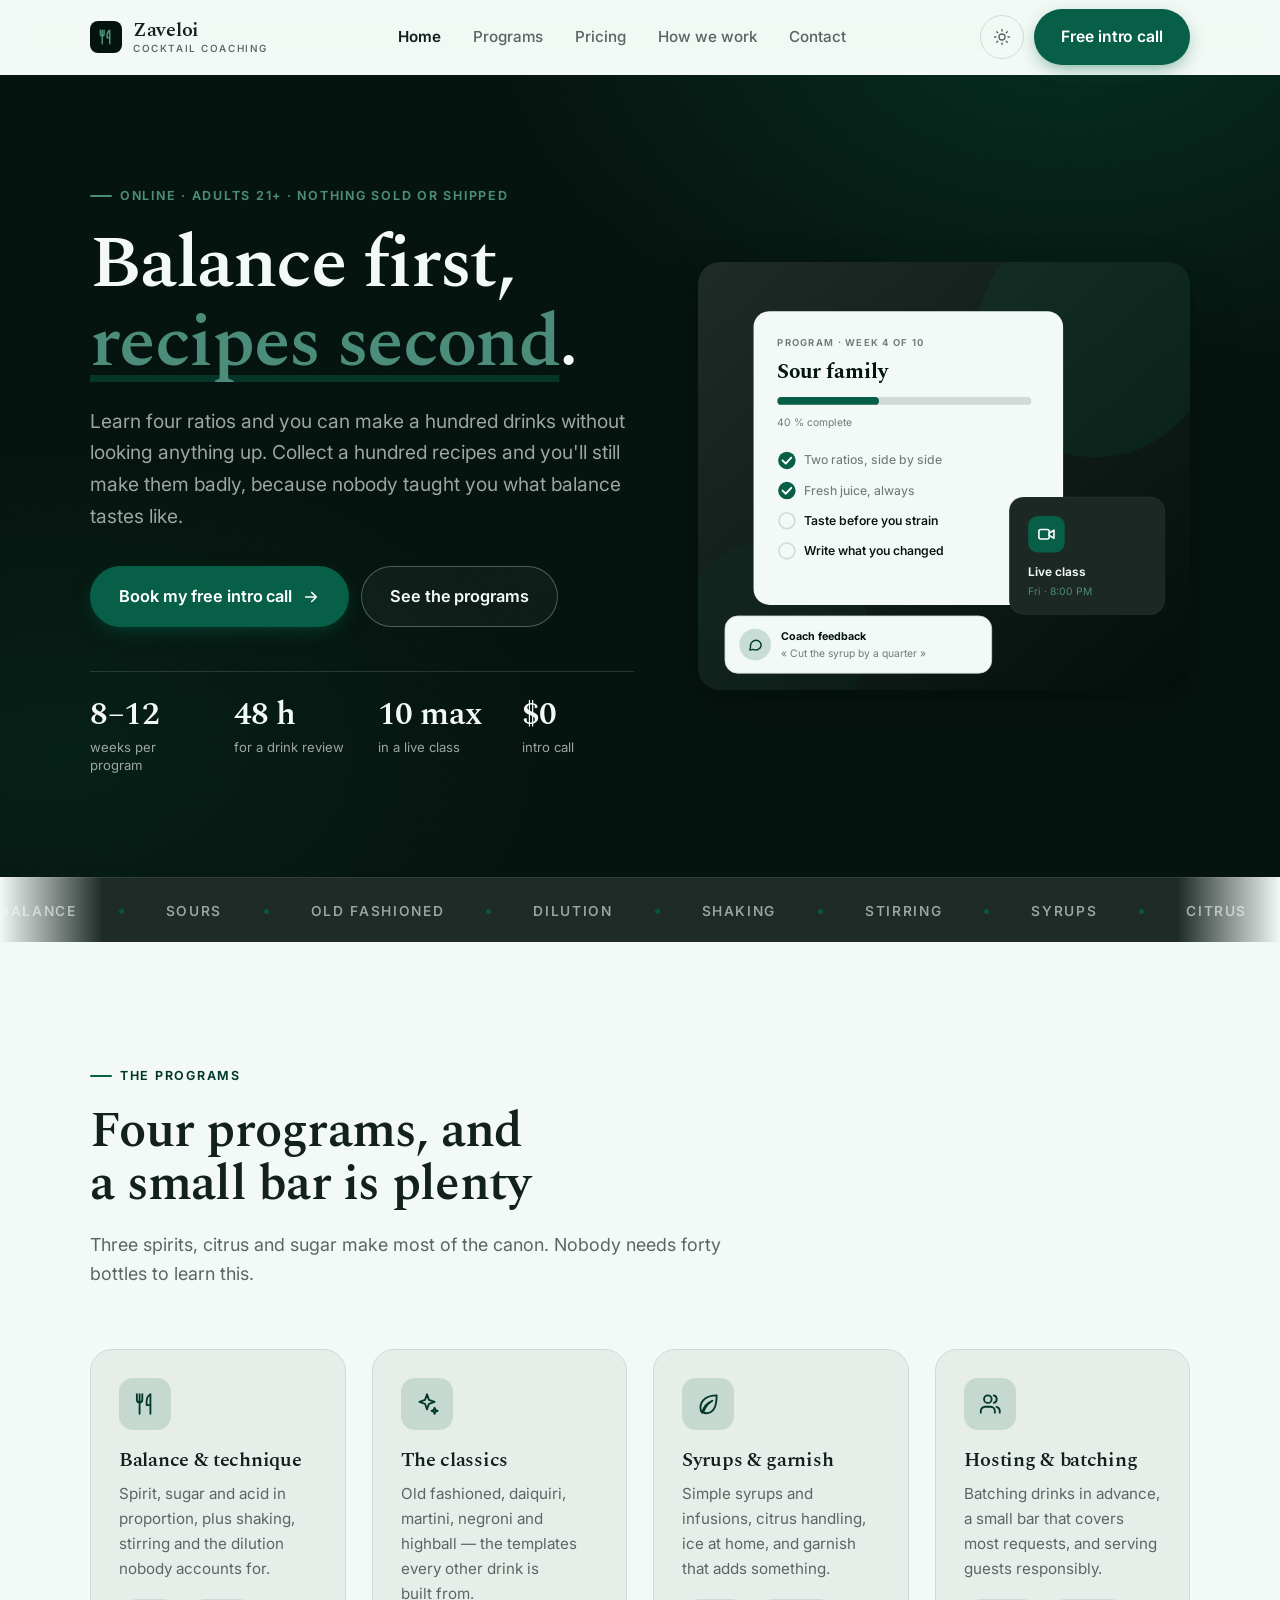
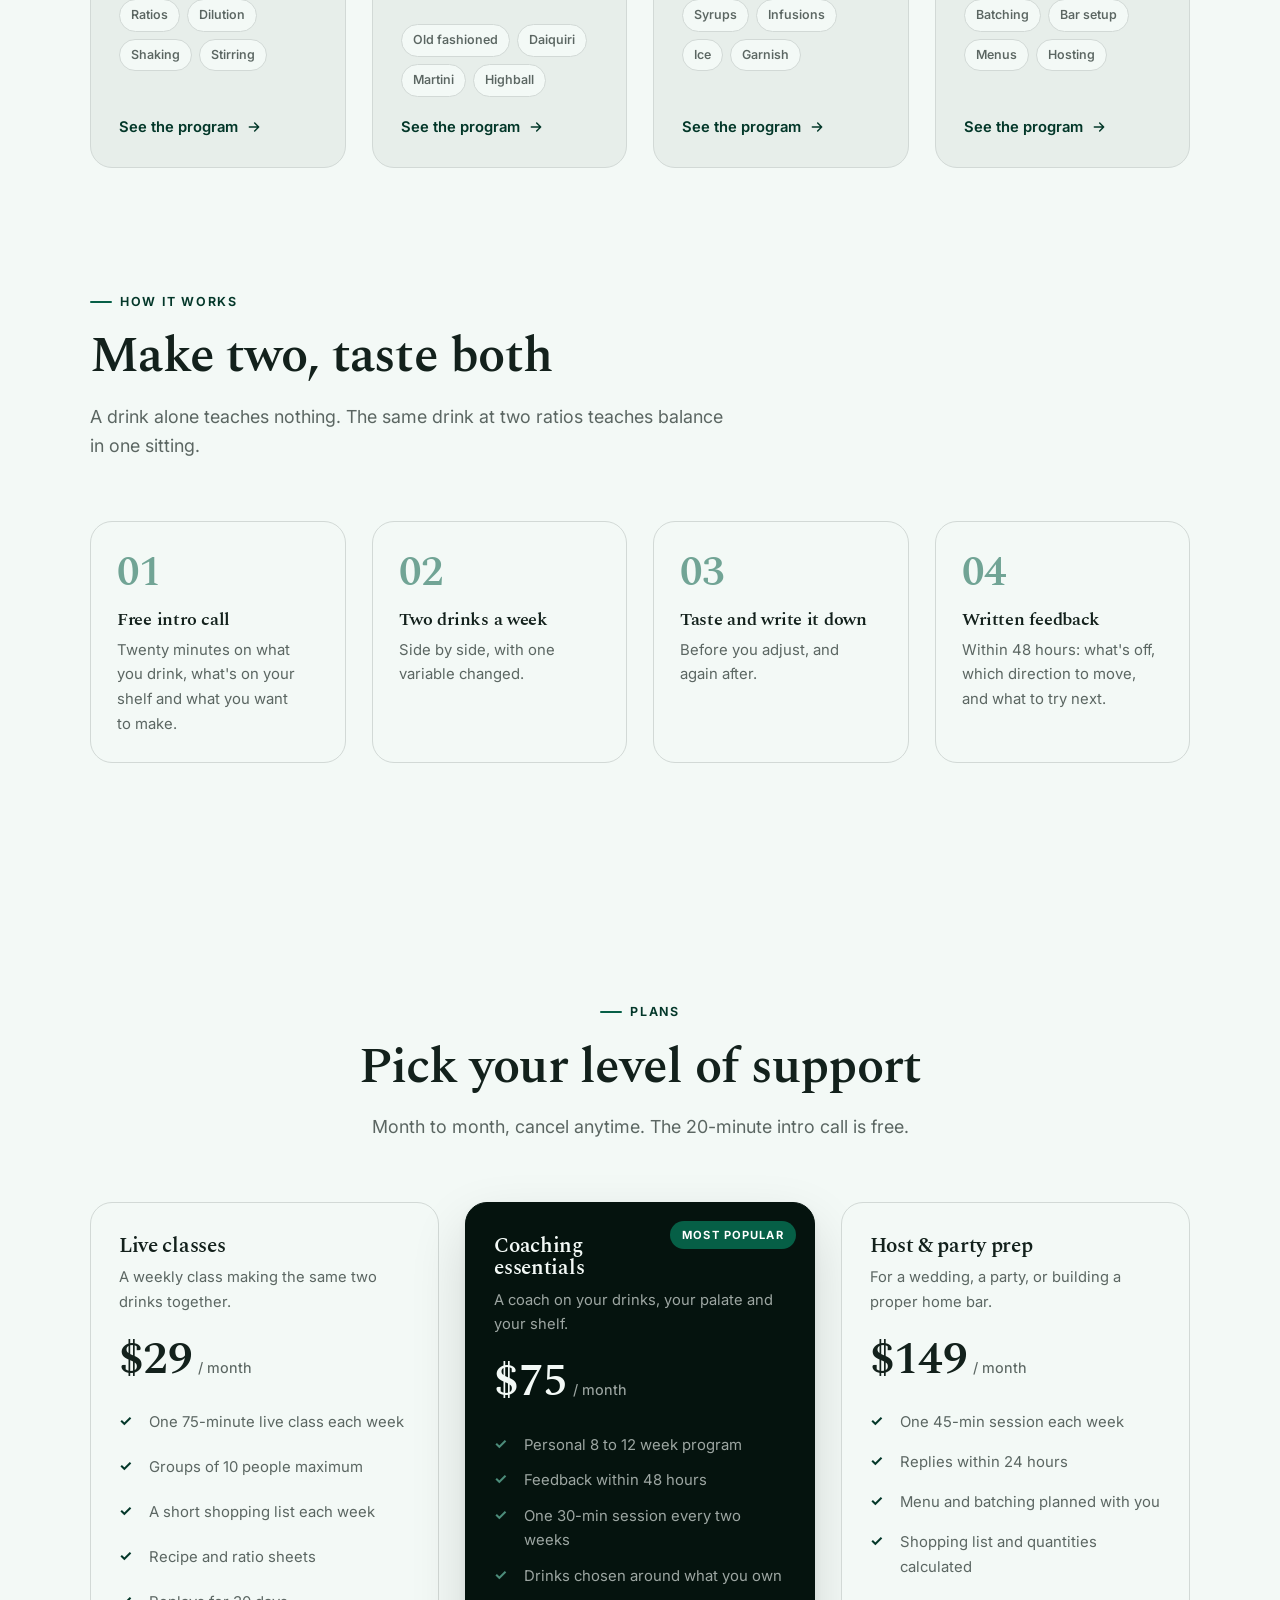
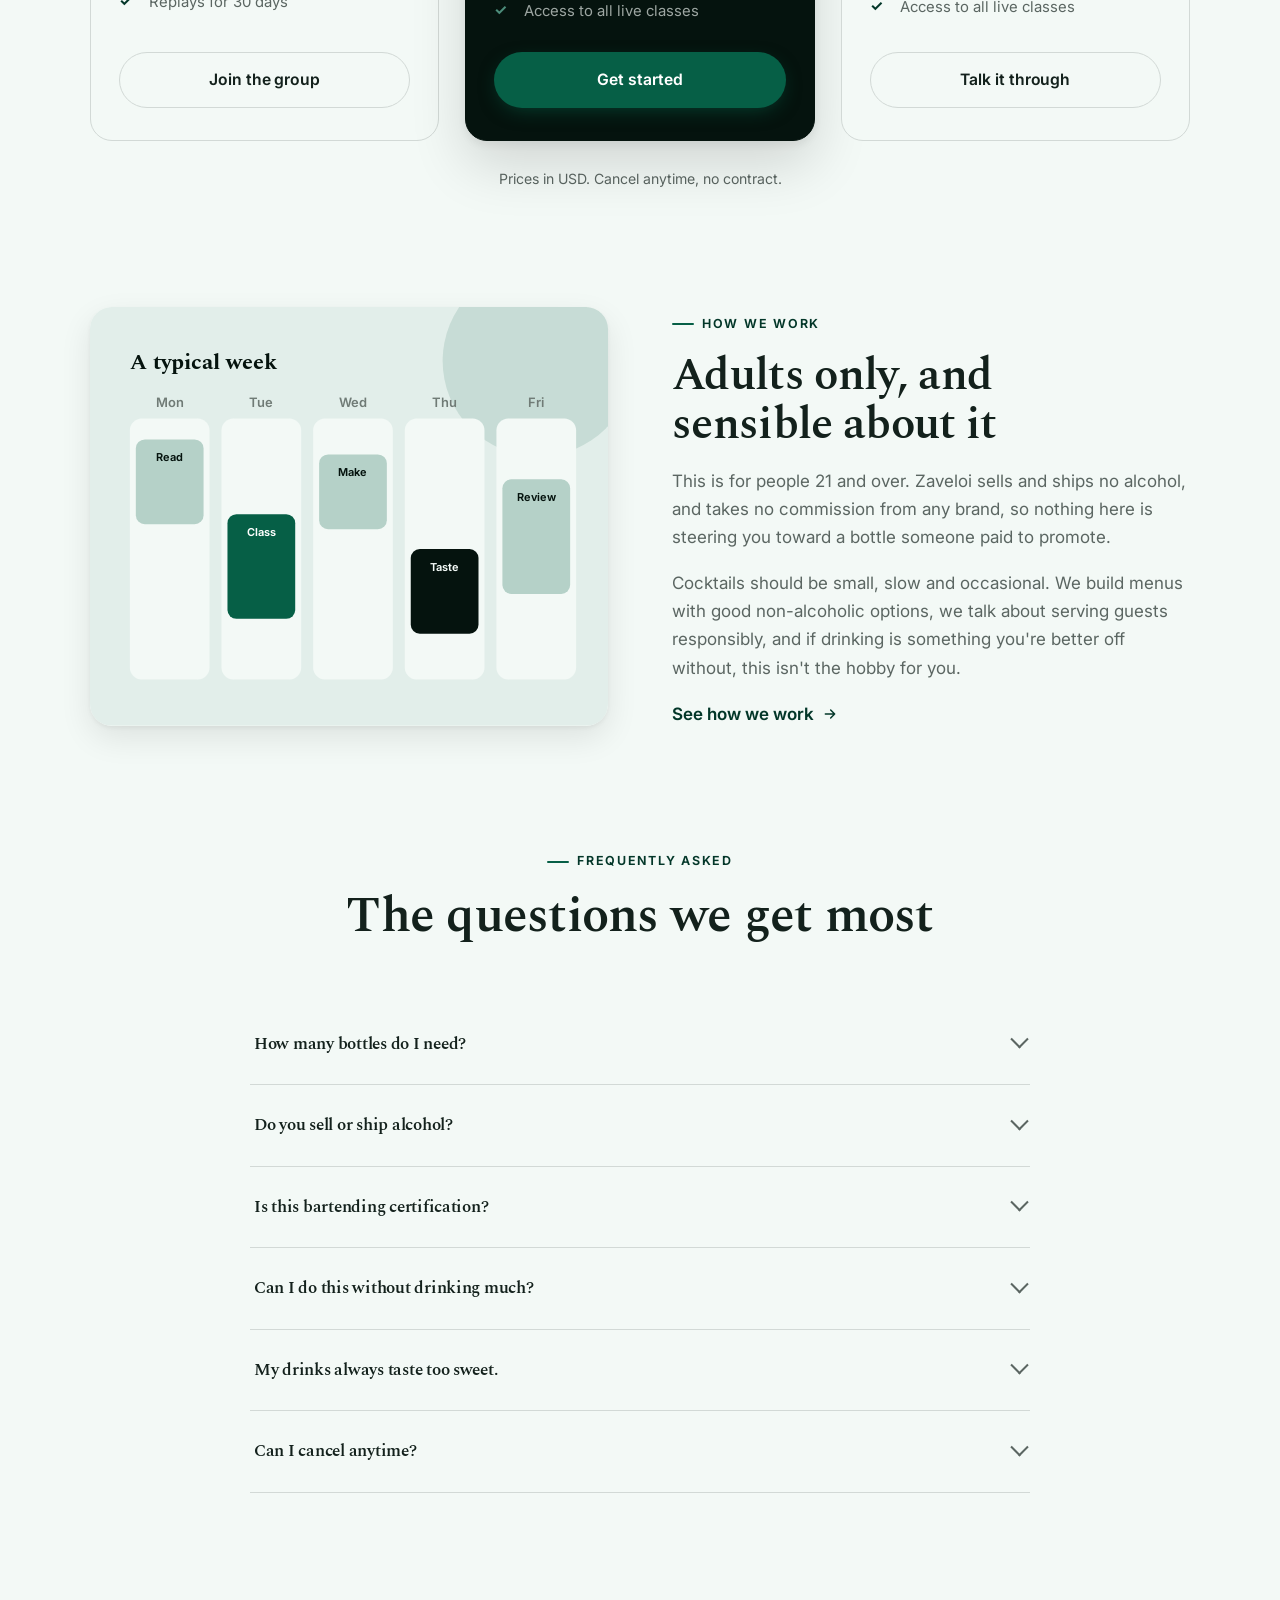
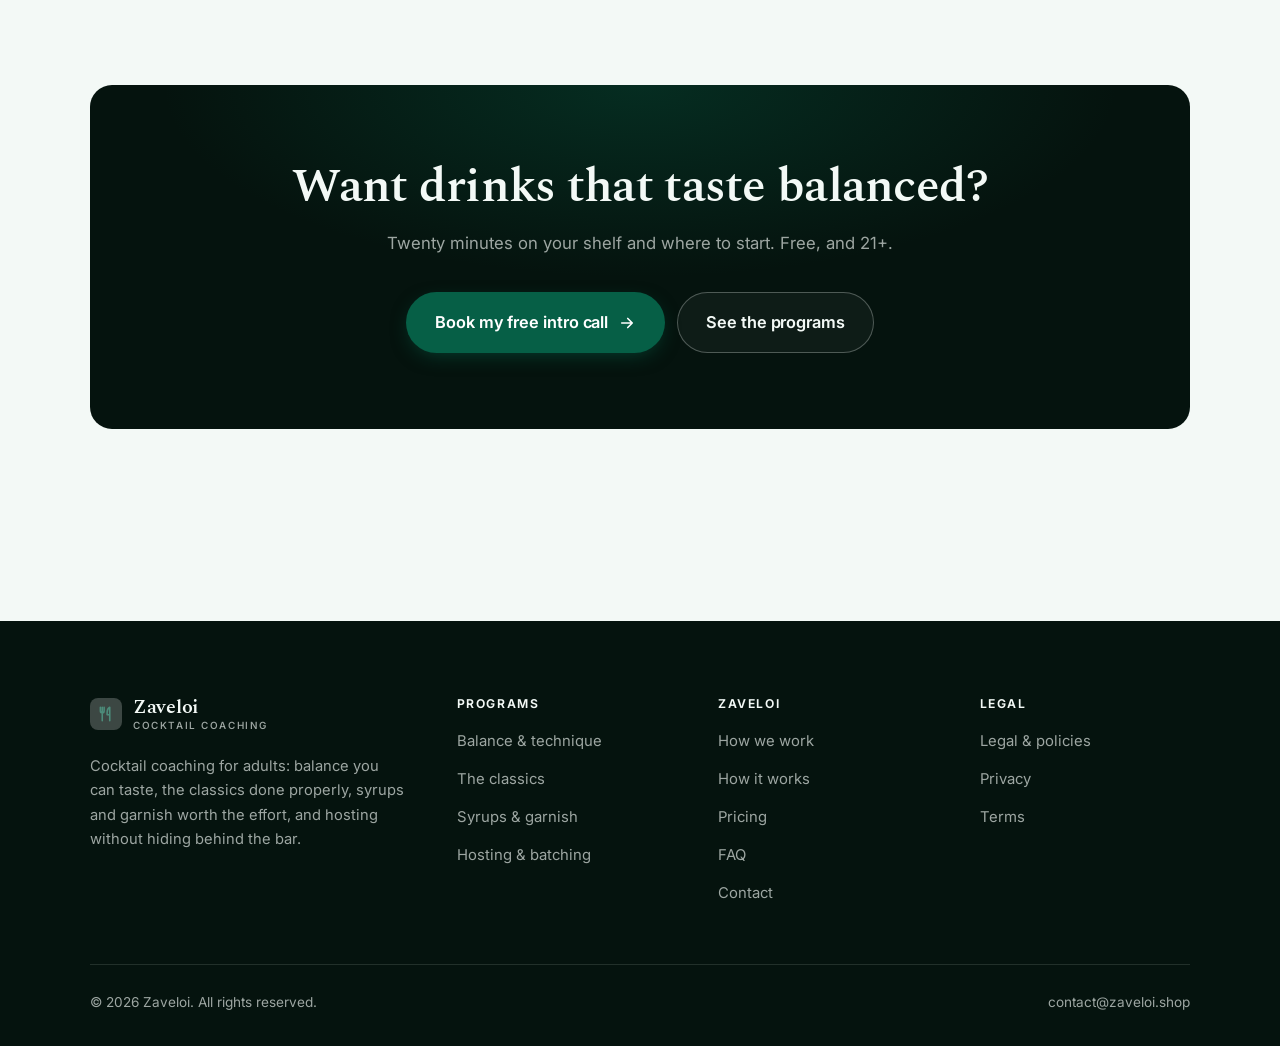
<file: index.html>
<!DOCTYPE html>
<html lang="en" class="no-js">
<head>
<meta charset="utf-8">
<meta name="viewport" content="width=device-width, initial-scale=1">
<title>Zaveloi — Cocktail coaching: balance first, recipes second</title>
<meta name="description" content="Online cocktail and mixology coaching for adults 21+: the balance behind every drink, the classics, syrups and garnish, and hosting. No alcohol sold or shipped.">
<link rel="canonical" href="https://zaveloi.shop/">

<meta property="og:type" content="website">
<meta property="og:url" content="https://zaveloi.shop/">
<meta property="og:site_name" content="Zaveloi">
<meta property="og:locale" content="en_US">
<meta property="og:title" content="Zaveloi — Cocktail coaching: balance first, recipes second">
<meta property="og:description" content="Online cocktail and mixology coaching for adults 21+: the balance behind every drink, the classics, syrups and garnish, and hosting. No alcohol sold or shipped.">
<meta name="theme-color" content="#05130e">

<link rel="icon" href="assets/img/favicon.svg" type="image/svg+xml">
<link rel="preconnect" href="https://fonts.googleapis.com">
<link rel="preconnect" href="https://fonts.gstatic.com" crossorigin>
<link rel="stylesheet" href="https://fonts.googleapis.com/css2?family=Spectral:wght@400;500;600;700&family=Inter:wght@400..700&display=swap">
<link rel="stylesheet" href="assets/css/style.css">

<!-- Thème appliqué avant le premier rendu (évite le flash) -->
<script>
document.documentElement.classList.remove('no-js');
(function(){try{var t=localStorage.getItem('site-theme');if(t){document.documentElement.setAttribute('data-theme',t);}}catch(e){}})();
</script>
<script type="application/ld+json">
{
  "@context": "https://schema.org",
  "@type": "Organization",
  "name": "Zaveloi",
  "url": "https://zaveloi.shop/",
  "email": "contact@zaveloi.shop",
  "description": "Online cocktail and mixology coaching for adults 21+: the balance behind every drink, the classics, syrups and garnish, and hosting. No alcohol sold or shipped.",
  "areaServed": "US",
  "knowsLanguage": "en"
}
</script>
</head>

<body>
<a class="skip-link" href="#main">Skip to main content</a>

<header class="site-header">
  <nav class="wrap nav" aria-label="Main navigation">
    <a class="brand" href="index.html">
      <svg class="brand__mark" viewBox="0 0 64 64" aria-hidden="true">
        <rect class="bm-bg" width="64" height="64" rx="16"/>
        <g class="bm-ic" transform="translate(14 14) scale(1.5)" fill="none" stroke-width="2.1" stroke-linecap="round" stroke-linejoin="round"><path d="M7 3v8M4.5 3v5a2.5 2.5 0 0 0 5 0V3M7 11v10M17 21V3c-2.2 1.2-3.5 3.6-3.5 7v3H17"/></g>
      </svg>
      <span>Zaveloi<span class="brand__sub">Cocktail coaching</span></span>
    </a>

    <ul class="nav__links" id="nav-links">
      <li><a href="index.html" aria-current="page">Home</a></li>
      <li><a href="programs.html">Programs</a></li>
      <li><a href="index.html#pricing">Pricing</a></li>
      <li><a href="about.html">How we work</a></li>
      <li><a href="contact.html">Contact</a></li>
      <li><a class="btn btn--primary" href="contact.html">Free intro call</a></li>
    </ul>

    <div class="nav__cta">
      <button class="theme-toggle" type="button" aria-label="Switch to dark theme">
        <svg class="icon-sun" viewBox="0 0 24 24" fill="none" stroke="currentColor" stroke-width="1.8" stroke-linecap="round" aria-hidden="true"><circle cx="12" cy="12" r="4"/><path d="M12 2v2m0 16v2M2 12h2m16 0h2M4.9 4.9l1.4 1.4m11.4 11.4 1.4 1.4M19.1 4.9l-1.4 1.4M6.3 17.7l-1.4 1.4"/></svg>
        <svg class="icon-moon" viewBox="0 0 24 24" fill="none" stroke="currentColor" stroke-width="1.8" stroke-linecap="round" stroke-linejoin="round" aria-hidden="true"><path d="M21 12.8A9 9 0 1 1 11.2 3a7 7 0 0 0 9.8 9.8z"/></svg>
      </button>
      <a class="btn btn--primary" href="contact.html">Free intro call</a>
      <button class="nav__toggle" type="button" aria-expanded="false" aria-controls="nav-links" aria-label="Open menu">
        <svg class="icon-open" viewBox="0 0 24 24" fill="none" stroke="currentColor" stroke-width="2" stroke-linecap="round" aria-hidden="true"><path d="M3 6h18M3 12h18M3 18h18"/></svg>
        <svg class="icon-close" viewBox="0 0 24 24" fill="none" stroke="currentColor" stroke-width="2" stroke-linecap="round" aria-hidden="true"><path d="M6 6l12 12M18 6L6 18"/></svg>
      </button>
    </div>
  </nav>
</header>

<main id="main">

<section class="hero">
  <div class="wrap hero__inner">
    <div>
      <span class="eyebrow hero__eyebrow">Online · Adults 21+ · Nothing sold or shipped</span>
      <h1>Balance first,<br> <em>recipes second</em>.</h1>
      <p class="hero__lede">Learn four ratios and you can make a hundred drinks without looking anything up. Collect a hundred recipes and you'll still make them badly, because nobody taught you what balance tastes like.</p>

      <div class="hero__actions">
        <a class="btn btn--primary btn--lg" href="contact.html">Book my free intro call <svg viewBox="0 0 24 24" fill="none" stroke="currentColor" stroke-width="2.2" stroke-linecap="round" stroke-linejoin="round" aria-hidden="true"><path d="M5 12h14M13 6l6 6-6 6"/></svg></a>
        <a class="btn btn--on-dark btn--lg" href="programs.html">See the programs</a>
      </div>

      <ul class="hero__proof">
        <li><span class="stat__num">8–12</span><span class="stat__label">weeks per program</span></li>
        <li><span class="stat__num">48 h</span><span class="stat__label">for a drink review</span></li>
        <li><span class="stat__num">10 max</span><span class="stat__label">in a live class</span></li>
        <li><span class="stat__num">$0</span><span class="stat__label">intro call</span></li>
      </ul>
    </div>

    <div class="hero__art">
      <svg viewBox="0 0 620 540" role="img" aria-label="A cocktail program in week 4 of 10, showing this week's drinks, the next live class and coach feedback.">
        <defs>
          <linearGradient id="hbg" x1="0" y1="0" x2="1" y2="1">
            <stop offset="0" stop-color="#1e2b26"/><stop offset="1" stop-color="#040f0b"/>
          </linearGradient>
        </defs>
        <rect width="620" height="540" rx="22" fill="url(#hbg)"/>
        <circle cx="500" cy="96" r="150" fill="#065f46" opacity=".16"/>
        <circle cx="96" cy="470" r="120" fill="#065f46" opacity=".08"/>

        <g style="font-family: var(--font-body)">
          <!-- Carte programme -->
          <rect x="70" y="62" width="390" height="370" rx="20" fill="#f3f9f6"/>
          <text x="100" y="106" font-size="12" font-weight="650" letter-spacing="1.6" fill="#707b76">PROGRAM · WEEK 4 OF 10</text>
          <text x="100" y="146" font-size="27" font-weight="700" fill="#05130e" style="font-family: var(--font-display)">Sour family</text>
          <rect x="100" y="170" width="320" height="10" rx="5" fill="#d2d9d6"/>
          <rect x="100" y="170" width="128" height="10" rx="5" fill="#065f46"/>
          <text x="100" y="206" font-size="13" fill="#707b76">40 % complete</text>
          <circle cx="112" cy="250" r="11" fill="#065f46"/><path d="M106.5 250l4 4 7-7.5" fill="none" stroke="#ffffff" stroke-width="2.4" stroke-linecap="round" stroke-linejoin="round"/><text x="134" y="255" font-size="15.5" fill="#707b76" font-weight="450">Two ratios, side by side</text>
          <circle cx="112" cy="288" r="11" fill="#065f46"/><path d="M106.5 288l4 4 7-7.5" fill="none" stroke="#ffffff" stroke-width="2.4" stroke-linecap="round" stroke-linejoin="round"/><text x="134" y="293" font-size="15.5" fill="#707b76" font-weight="450">Fresh juice, always</text>
          <circle cx="112" cy="326" r="10" fill="none" stroke="#d2d9d6" stroke-width="2"/><text x="134" y="331" font-size="15.5" fill="#05130e" font-weight="560">Taste before you strain</text>
          <circle cx="112" cy="364" r="10" fill="none" stroke="#d2d9d6" stroke-width="2"/><text x="134" y="369" font-size="15.5" fill="#05130e" font-weight="560">Write what you changed</text>

          <!-- Carte séance -->
          <rect x="392" y="296" width="196" height="148" rx="18" fill="#1c2824" stroke="#ffffff" stroke-opacity=".08"/>
          <rect x="416" y="320" width="46" height="46" rx="12" fill="#065f46"/>
          <g transform="translate(427 331)" fill="none" stroke="#ffffff" color="#ffffff" stroke-width="2" stroke-linecap="round" stroke-linejoin="round"><rect x="2.5" y="6" width="13" height="12" rx="2.5"/><path d="M15.5 10.5 21.5 7v10l-6-3.5z"/></g>
          <text x="416" y="396" font-size="15" font-weight="650" fill="#f3f9f6">Live class</text>
          <text x="416" y="420" font-size="13" fill="#4c8c7a">Fri · 8:00 PM</text>

          <!-- Retour du coach -->
          <rect x="34" y="446" width="336" height="72" rx="16" fill="#f3f9f6" stroke="#d2d9d6"/>
          <circle cx="72" cy="482" r="20" fill="#c8ddd6"/>
          <g transform="translate(62 472) scale(.84)" fill="none" stroke="#043e2e" stroke-width="2.2" stroke-linecap="round" stroke-linejoin="round"><path d="M21 12a8 8 0 0 1-11.6 7.1L4 20l1-4.6A8 8 0 1 1 21 12z"/></g>
          <text x="104" y="476" font-size="13.5" font-weight="700" fill="#05130e">Coach feedback</text>
          <text x="104" y="498" font-size="13" fill="#707b76">« Cut the syrup by a quarter »</text>
        </g>
      </svg>
    </div>
  </div>
</section>

<div class="marquee" aria-hidden="true">
  <div class="marquee__track"><span>Balance</span><span>Sours</span><span>Old fashioned</span><span>Dilution</span><span>Shaking</span><span>Stirring</span><span>Syrups</span><span>Citrus</span><span>Garnish</span><span>Batching</span><span>Balance</span><span>Sours</span><span>Old fashioned</span><span>Dilution</span><span>Shaking</span><span>Stirring</span><span>Syrups</span><span>Citrus</span><span>Garnish</span><span>Batching</span></div>
</div>

<section class="section wrap" id="programs">
  <div class="section-head reveal">
    <span class="eyebrow">The programs</span>
    <h2>Four programs, and a small bar is plenty</h2>
    <p>Three spirits, citrus and sugar make most of the canon. Nobody needs forty bottles to learn this.</p>
  </div>
  <div class="grid grid--4 reveal-group">
    <a class="card" href="programs.html#balance">
      <div class="card__icon"><svg viewBox="0 0 24 24" fill="none" stroke="currentColor" stroke-width="1.7" stroke-linecap="round" stroke-linejoin="round" aria-hidden="true"><path d="M7 3v8M4.5 3v5a2.5 2.5 0 0 0 5 0V3M7 11v10M17 21V3c-2.2 1.2-3.5 3.6-3.5 7v3H17"/></svg></div>
      <h3>Balance &amp; technique</h3>
      <p>Spirit, sugar and acid in proportion, plus shaking, stirring and the dilution nobody accounts for.</p>
      <ul class="tags"><li>Ratios</li><li>Dilution</li><li>Shaking</li><li>Stirring</li></ul>
      <span class="arrow-link">See the program <svg viewBox="0 0 24 24" fill="none" stroke="currentColor" stroke-width="2.2" stroke-linecap="round" stroke-linejoin="round" aria-hidden="true"><path d="M5 12h14M13 6l6 6-6 6"/></svg></span>
    </a>
    <a class="card" href="programs.html#classics">
      <div class="card__icon"><svg viewBox="0 0 24 24" fill="none" stroke="currentColor" stroke-width="1.7" stroke-linecap="round" stroke-linejoin="round" aria-hidden="true"><path d="M12 3l1.8 5.2L19 10l-5.2 1.8L12 17l-1.8-5.2L5 10l5.2-1.8zM19 15.5l.8 2 2 .8-2 .8-.8 2-.8-2-2-.8 2-.8z"/></svg></div>
      <h3>The classics</h3>
      <p>Old fashioned, daiquiri, martini, negroni and highball — the templates every other drink is built from.</p>
      <ul class="tags"><li>Old fashioned</li><li>Daiquiri</li><li>Martini</li><li>Highball</li></ul>
      <span class="arrow-link">See the program <svg viewBox="0 0 24 24" fill="none" stroke="currentColor" stroke-width="2.2" stroke-linecap="round" stroke-linejoin="round" aria-hidden="true"><path d="M5 12h14M13 6l6 6-6 6"/></svg></span>
    </a>
    <a class="card" href="programs.html#ingredients">
      <div class="card__icon"><svg viewBox="0 0 24 24" fill="none" stroke="currentColor" stroke-width="1.7" stroke-linecap="round" stroke-linejoin="round" aria-hidden="true"><path d="M20 4c-9 0-15 4.5-15 11.5 0 2 .6 3.4 1.5 4.5C8 14 12 10.5 16 9c-4 2.5-7 6-8.5 11 1 .4 2 .5 3 .5C17 20.5 20 14 20 4z"/></svg></div>
      <h3>Syrups &amp; garnish</h3>
      <p>Simple syrups and infusions, citrus handling, ice at home, and garnish that adds something.</p>
      <ul class="tags"><li>Syrups</li><li>Infusions</li><li>Ice</li><li>Garnish</li></ul>
      <span class="arrow-link">See the program <svg viewBox="0 0 24 24" fill="none" stroke="currentColor" stroke-width="2.2" stroke-linecap="round" stroke-linejoin="round" aria-hidden="true"><path d="M5 12h14M13 6l6 6-6 6"/></svg></span>
    </a>
    <a class="card" href="programs.html#hosting">
      <div class="card__icon"><svg viewBox="0 0 24 24" fill="none" stroke="currentColor" stroke-width="1.7" stroke-linecap="round" stroke-linejoin="round" aria-hidden="true"><path d="M16.5 20v-1.5a4 4 0 0 0-4-4h-5a4 4 0 0 0-4 4V20"/><circle cx="10" cy="7.5" r="3.5"/><path d="M21 20v-1.5a4 4 0 0 0-3-3.9M15.5 4.1a3.5 3.5 0 0 1 0 6.8"/></svg></div>
      <h3>Hosting &amp; batching</h3>
      <p>Batching drinks in advance, a small bar that covers most requests, and serving guests responsibly.</p>
      <ul class="tags"><li>Batching</li><li>Bar setup</li><li>Menus</li><li>Hosting</li></ul>
      <span class="arrow-link">See the program <svg viewBox="0 0 24 24" fill="none" stroke="currentColor" stroke-width="2.2" stroke-linecap="round" stroke-linejoin="round" aria-hidden="true"><path d="M5 12h14M13 6l6 6-6 6"/></svg></span>
    </a>
  </div>
</section>

<section class="section section--flush wrap" id="how-it-works">
  <div class="section-head reveal">
    <span class="eyebrow">How it works</span>
    <h2>Make two, taste both</h2>
    <p>A drink alone teaches nothing. The same drink at two ratios teaches balance in one sitting.</p>
  </div>
  <div class="grid grid--4 steps reveal-group">
    <article class="step">
      <h3>Free intro call</h3>
      <p>Twenty minutes on what you drink, what's on your shelf and what you want to make.</p>
    </article>
    <article class="step">
      <h3>Two drinks a week</h3>
      <p>Side by side, with one variable changed.</p>
    </article>
    <article class="step">
      <h3>Taste and write it down</h3>
      <p>Before you adjust, and again after.</p>
    </article>
    <article class="step">
      <h3>Written feedback</h3>
      <p>Within 48 hours: what's off, which direction to move, and what to try next.</p>
    </article>
  </div>
</section>

<section class="section wrap" id="pricing">
  <div class="section-head section-head--center reveal">
    <span class="eyebrow">Plans</span>
    <h2>Pick your level of support</h2>
    <p>Month to month, cancel anytime. The 20-minute intro call is free.</p>
  </div>
  <div class="grid grid--3 plans reveal-group">
    <article class="plan">
      
      <h3>Live classes</h3>
      <p class="plan__desc">A weekly class making the same two drinks together.</p>
      <p class="plan__price">$29<span class="plan__period">/ month</span></p>
      <ul class="plan__features">
        <li>One 75-minute live class each week</li>
        <li>Groups of 10 people maximum</li>
        <li>A short shopping list each week</li>
        <li>Recipe and ratio sheets</li>
        <li>Replays for 30 days</li>
      </ul>
      <a class="btn btn--ghost btn--block" href="contact.html">Join the group</a>
    </article>
    <article class="plan plan--featured">
      <span class="plan__tag">Most popular</span>
      <h3>Coaching essentials</h3>
      <p class="plan__desc">A coach on your drinks, your palate and your shelf.</p>
      <p class="plan__price">$75<span class="plan__period">/ month</span></p>
      <ul class="plan__features">
        <li>Personal 8 to 12 week program</li>
        <li>Feedback within 48 hours</li>
        <li>One 30-min session every two weeks</li>
        <li>Drinks chosen around what you own</li>
        <li>Access to all live classes</li>
      </ul>
      <a class="btn btn--primary btn--block" href="contact.html">Get started</a>
    </article>
    <article class="plan">
      
      <h3>Host &amp; party prep</h3>
      <p class="plan__desc">For a wedding, a party, or building a proper home bar.</p>
      <p class="plan__price">$149<span class="plan__period">/ month</span></p>
      <ul class="plan__features">
        <li>One 45-min session each week</li>
        <li>Replies within 24 hours</li>
        <li>Menu and batching planned with you</li>
        <li>Shopping list and quantities calculated</li>
        <li>Access to all live classes</li>
      </ul>
      <a class="btn btn--ghost btn--block" href="contact.html">Talk it through</a>
    </article>
  </div>
  <p class="plans-note">Prices in USD. Cancel anytime, no contract.</p>
</section>

<section class="section section--flush wrap">
  <div class="split reveal">
    <div class="split__art">
      <svg viewBox="0 0 520 420" role="img" aria-label="Example of a typical week: Read, Class, Make, Taste, Review.">
        <rect width="520" height="420" rx="20" fill="#e2eeea"/>
        <circle cx="450" cy="54" r="96" fill="#065f46" opacity=".12"/>
        <g style="font-family: var(--font-body)">
        <text x="40" y="62" font-size="22" font-weight="700" fill="#05130e" style="font-family: var(--font-display)">A typical week</text>
        <text x="80" y="100" text-anchor="middle" font-size="13" font-weight="600" fill="#707b76">Mon</text>
        <rect x="40" y="112" width="80" height="262" rx="12" fill="#f3f9f6"/>
        <rect x="46" y="133" width="68" height="85" rx="9" fill="#b5d1c8"/>
        <text x="80" y="155" text-anchor="middle" font-size="11" font-weight="650" fill="#05130e">Read</text>
        <text x="172" y="100" text-anchor="middle" font-size="13" font-weight="600" fill="#707b76">Tue</text>
        <rect x="132" y="112" width="80" height="262" rx="12" fill="#f3f9f6"/>
        <rect x="138" y="208" width="68" height="105" rx="9" fill="#065f46"/>
        <text x="172" y="230" text-anchor="middle" font-size="11" font-weight="650" fill="#ffffff">Class</text>
        <text x="264" y="100" text-anchor="middle" font-size="13" font-weight="600" fill="#707b76">Wed</text>
        <rect x="224" y="112" width="80" height="262" rx="12" fill="#f3f9f6"/>
        <rect x="230" y="148" width="68" height="75" rx="9" fill="#b5d1c8"/>
        <text x="264" y="170" text-anchor="middle" font-size="11" font-weight="650" fill="#05130e">Make</text>
        <text x="356" y="100" text-anchor="middle" font-size="13" font-weight="600" fill="#707b76">Thu</text>
        <rect x="316" y="112" width="80" height="262" rx="12" fill="#f3f9f6"/>
        <rect x="322" y="243" width="68" height="85" rx="9" fill="#05130e"/>
        <text x="356" y="265" text-anchor="middle" font-size="11" font-weight="650" fill="#f3f9f6">Taste</text>
        <text x="448" y="100" text-anchor="middle" font-size="13" font-weight="600" fill="#707b76">Fri</text>
        <rect x="408" y="112" width="80" height="262" rx="12" fill="#f3f9f6"/>
        <rect x="414" y="173" width="68" height="115" rx="9" fill="#b5d1c8"/>
        <text x="448" y="195" text-anchor="middle" font-size="11" font-weight="650" fill="#05130e">Review</text>
        </g>
      </svg>
    </div>
    <div>
      <span class="eyebrow">How we work</span>
      <h2>Adults only, and sensible about it</h2>
      <p>This is for people 21 and over. Zaveloi sells and ships no alcohol, and takes no commission from any brand, so nothing here is steering you toward a bottle someone paid to promote.</p>
      <p>Cocktails should be small, slow and occasional. We build menus with good non-alcoholic options, we talk about serving guests responsibly, and if drinking is something you're better off without, this isn't the hobby for you.</p>
      <p><a class="arrow-link" href="about.html">See how we work <svg viewBox="0 0 24 24" fill="none" stroke="currentColor" stroke-width="2.2" stroke-linecap="round" stroke-linejoin="round" aria-hidden="true"><path d="M5 12h14M13 6l6 6-6 6"/></svg></a></p>
    </div>
  </div>
</section>

<section class="section section--flush wrap" id="faq">
  <div class="section-head section-head--center reveal">
    <span class="eyebrow">Frequently asked</span>
    <h2>The questions we get most</h2>
  </div>
  <div class="faq reveal">
    <details>
      <summary>How many bottles do I need?</summary>
      <p>Three to start: a whiskey or rum, a gin or tequila, and a vermouth. Plus citrus and sugar. That covers most of the classics.</p>
    </details>
    <details>
      <summary>Do you sell or ship alcohol?</summary>
      <p>No, never. You buy locally, and we take no commission from any brand or shop.</p>
    </details>
    <details>
      <summary>Is this bartending certification?</summary>
      <p>No. We coach home cocktail making. Bar licensing and alcohol service certification vary by state and are a separate matter entirely.</p>
    </details>
    <details>
      <summary>Can I do this without drinking much?</summary>
      <p>Yes. Drinks are small, you can split or share them, and we cover non-alcoholic versions of most templates.</p>
    </details>
    <details>
      <summary>My drinks always taste too sweet.</summary>
      <p>Very common, and usually syrup volume rather than the spirit. Once you taste two ratios side by side it's easy to correct.</p>
    </details>
    <details>
      <summary>Can I cancel anytime?</summary>
      <p>Yes. No contract, no minimum term. Access stays open until the end of the month you already paid for.</p>
    </details>
  </div>
</section>

<section class="wrap section--tight">
  <div class="cta-band reveal">
    <h2>Want drinks that taste balanced?</h2>
    <p>Twenty minutes on your shelf and where to start. Free, and 21+.</p>
    <div class="hero__actions">
      <a class="btn btn--primary btn--lg" href="contact.html">Book my free intro call <svg viewBox="0 0 24 24" fill="none" stroke="currentColor" stroke-width="2.2" stroke-linecap="round" stroke-linejoin="round" aria-hidden="true"><path d="M5 12h14M13 6l6 6-6 6"/></svg></a>
      <a class="btn btn--on-dark btn--lg" href="programs.html">See the programs</a>
    </div>
  </div>
</section>

</main>

<footer class="site-footer">
  <div class="wrap">
    <div class="footer__grid">
      <div class="footer__brand">
        <a class="brand" href="index.html">
          <svg class="brand__mark" viewBox="0 0 64 64" aria-hidden="true">
        <rect class="bm-bg" width="64" height="64" rx="16"/>
        <g class="bm-ic" transform="translate(14 14) scale(1.5)" fill="none" stroke-width="2.1" stroke-linecap="round" stroke-linejoin="round"><path d="M7 3v8M4.5 3v5a2.5 2.5 0 0 0 5 0V3M7 11v10M17 21V3c-2.2 1.2-3.5 3.6-3.5 7v3H17"/></g>
      </svg>
          <span>Zaveloi<span class="brand__sub">Cocktail coaching</span></span>
        </a>
        <p>Cocktail coaching for adults: balance you can taste, the classics done properly, syrups and garnish worth the effort, and hosting without hiding behind the bar.</p>
      </div>

      <div class="footer__col">
        <h4>Programs</h4>
        <ul>
          <li><a href="programs.html#balance">Balance &amp; technique</a></li>
          <li><a href="programs.html#classics">The classics</a></li>
          <li><a href="programs.html#ingredients">Syrups &amp; garnish</a></li>
          <li><a href="programs.html#hosting">Hosting &amp; batching</a></li>
        </ul>
      </div>

      <div class="footer__col">
        <h4>Zaveloi</h4>
        <ul>
          <li><a href="about.html">How we work</a></li>
          <li><a href="index.html#how-it-works">How it works</a></li>
          <li><a href="index.html#pricing">Pricing</a></li>
          <li><a href="index.html#faq">FAQ</a></li>
          <li><a href="contact.html">Contact</a></li>
        </ul>
      </div>

      <div class="footer__col">
        <h4>Legal</h4>
        <ul>
          <li><a href="legal.html">Legal &amp; policies</a></li>
          <li><a href="legal.html#privacy">Privacy</a></li>
          <li><a href="legal.html#terms">Terms</a></li>
        </ul>
      </div>
    </div>

    <div class="footer__bottom">
      <p>© <span data-year>2026</span> Zaveloi. All rights reserved.</p>
      <p><a href="mailto:contact@zaveloi.shop">contact@zaveloi.shop</a></p>
    </div>
  </div>
</footer>

<script src="assets/js/main.js" defer></script>
</body>
</html>
</file>
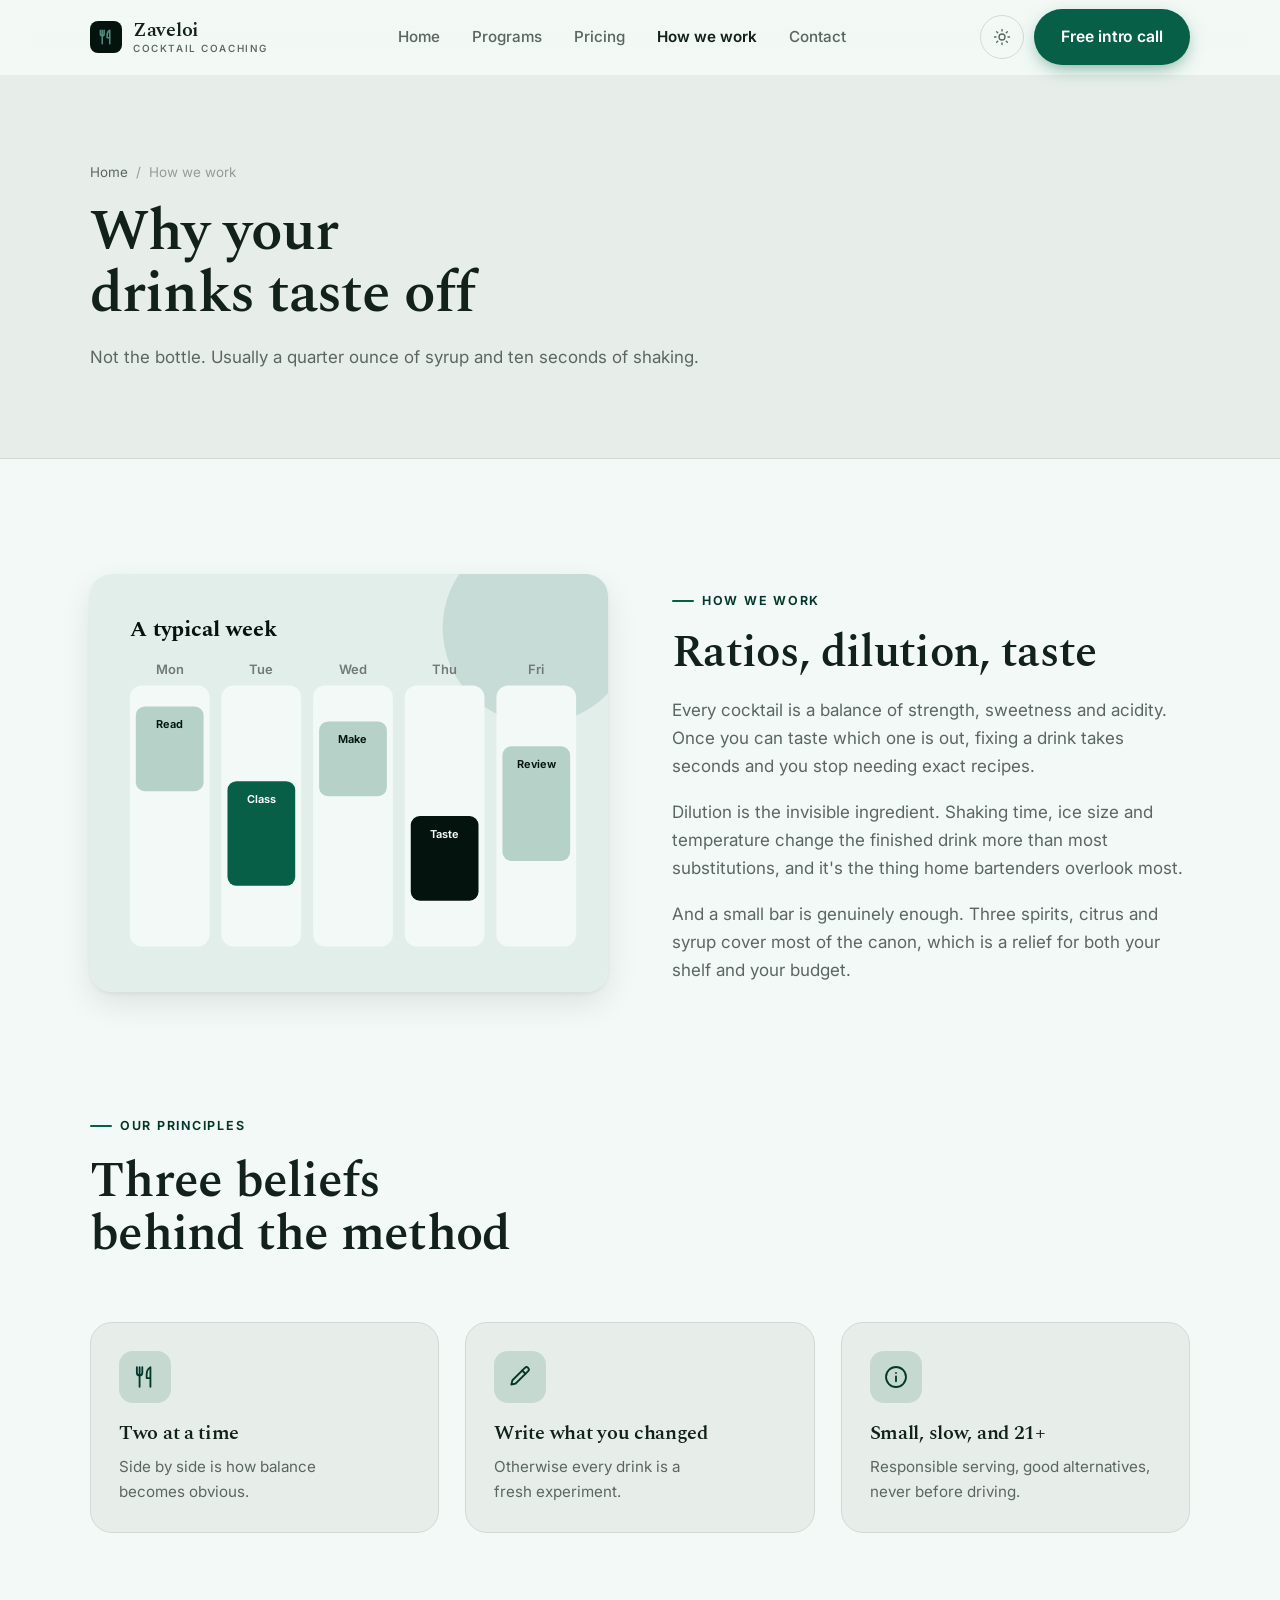
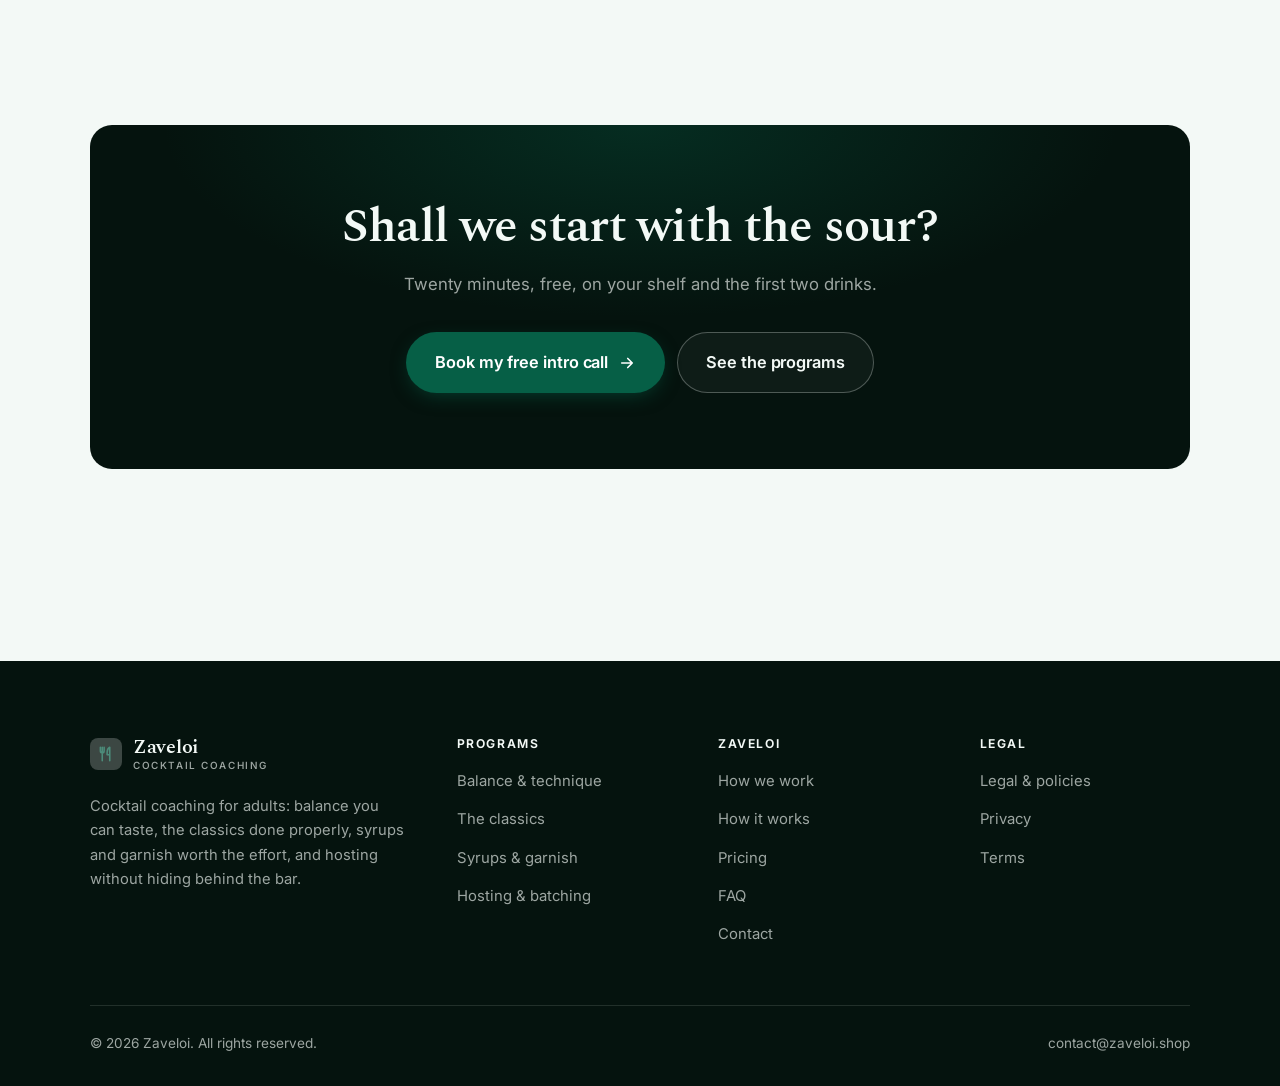
<file: about.html>
<!DOCTYPE html>
<html lang="en" class="no-js">
<head>
<meta charset="utf-8">
<meta name="viewport" content="width=device-width, initial-scale=1">
<title>How we work — Zaveloi</title>
<meta name="description" content="Why cocktails are learned through ratios rather than recipes, and the rules Zaveloi keeps around alcohol.">
<link rel="canonical" href="https://zaveloi.shop/about.html">

<meta property="og:type" content="website">
<meta property="og:url" content="https://zaveloi.shop/about.html">
<meta property="og:site_name" content="Zaveloi">
<meta property="og:locale" content="en_US">
<meta property="og:title" content="How we work — Zaveloi">
<meta property="og:description" content="Why cocktails are learned through ratios rather than recipes, and the rules Zaveloi keeps around alcohol.">
<meta name="theme-color" content="#05130e">

<link rel="icon" href="assets/img/favicon.svg" type="image/svg+xml">
<link rel="preconnect" href="https://fonts.googleapis.com">
<link rel="preconnect" href="https://fonts.gstatic.com" crossorigin>
<link rel="stylesheet" href="https://fonts.googleapis.com/css2?family=Spectral:wght@400;500;600;700&family=Inter:wght@400..700&display=swap">
<link rel="stylesheet" href="assets/css/style.css">

<!-- Thème appliqué avant le premier rendu (évite le flash) -->
<script>
document.documentElement.classList.remove('no-js');
(function(){try{var t=localStorage.getItem('site-theme');if(t){document.documentElement.setAttribute('data-theme',t);}}catch(e){}})();
</script>
</head>

<body>
<a class="skip-link" href="#main">Skip to main content</a>

<header class="site-header">
  <nav class="wrap nav" aria-label="Main navigation">
    <a class="brand" href="index.html">
      <svg class="brand__mark" viewBox="0 0 64 64" aria-hidden="true">
        <rect class="bm-bg" width="64" height="64" rx="16"/>
        <g class="bm-ic" transform="translate(14 14) scale(1.5)" fill="none" stroke-width="2.1" stroke-linecap="round" stroke-linejoin="round"><path d="M7 3v8M4.5 3v5a2.5 2.5 0 0 0 5 0V3M7 11v10M17 21V3c-2.2 1.2-3.5 3.6-3.5 7v3H17"/></g>
      </svg>
      <span>Zaveloi<span class="brand__sub">Cocktail coaching</span></span>
    </a>

    <ul class="nav__links" id="nav-links">
      <li><a href="index.html">Home</a></li>
      <li><a href="programs.html">Programs</a></li>
      <li><a href="index.html#pricing">Pricing</a></li>
      <li><a href="about.html" aria-current="page">How we work</a></li>
      <li><a href="contact.html">Contact</a></li>
      <li><a class="btn btn--primary" href="contact.html">Free intro call</a></li>
    </ul>

    <div class="nav__cta">
      <button class="theme-toggle" type="button" aria-label="Switch to dark theme">
        <svg class="icon-sun" viewBox="0 0 24 24" fill="none" stroke="currentColor" stroke-width="1.8" stroke-linecap="round" aria-hidden="true"><circle cx="12" cy="12" r="4"/><path d="M12 2v2m0 16v2M2 12h2m16 0h2M4.9 4.9l1.4 1.4m11.4 11.4 1.4 1.4M19.1 4.9l-1.4 1.4M6.3 17.7l-1.4 1.4"/></svg>
        <svg class="icon-moon" viewBox="0 0 24 24" fill="none" stroke="currentColor" stroke-width="1.8" stroke-linecap="round" stroke-linejoin="round" aria-hidden="true"><path d="M21 12.8A9 9 0 1 1 11.2 3a7 7 0 0 0 9.8 9.8z"/></svg>
      </button>
      <a class="btn btn--primary" href="contact.html">Free intro call</a>
      <button class="nav__toggle" type="button" aria-expanded="false" aria-controls="nav-links" aria-label="Open menu">
        <svg class="icon-open" viewBox="0 0 24 24" fill="none" stroke="currentColor" stroke-width="2" stroke-linecap="round" aria-hidden="true"><path d="M3 6h18M3 12h18M3 18h18"/></svg>
        <svg class="icon-close" viewBox="0 0 24 24" fill="none" stroke="currentColor" stroke-width="2" stroke-linecap="round" aria-hidden="true"><path d="M6 6l12 12M18 6L6 18"/></svg>
      </button>
    </div>
  </nav>
</header>

<main id="main">

<section class="page-head">
  <div class="wrap">
    <nav class="breadcrumb" aria-label="Breadcrumb">
      <a href="index.html">Home</a><span>/</span><span aria-current="page">How we work</span>
    </nav>
    <h1>Why your drinks taste off</h1>
    <p>Not the bottle. Usually a quarter ounce of syrup and ten seconds of shaking.</p>
  </div>
</section>

<section class="section wrap">
  <div class="split reveal">
    <div class="split__art">
      <svg viewBox="0 0 520 420" role="img" aria-label="Example of a typical week: Read, Class, Make, Taste, Review.">
        <rect width="520" height="420" rx="20" fill="#e2eeea"/>
        <circle cx="450" cy="54" r="96" fill="#065f46" opacity=".12"/>
        <g style="font-family: var(--font-body)">
        <text x="40" y="62" font-size="22" font-weight="700" fill="#05130e" style="font-family: var(--font-display)">A typical week</text>
        <text x="80" y="100" text-anchor="middle" font-size="13" font-weight="600" fill="#707b76">Mon</text>
        <rect x="40" y="112" width="80" height="262" rx="12" fill="#f3f9f6"/>
        <rect x="46" y="133" width="68" height="85" rx="9" fill="#b5d1c8"/>
        <text x="80" y="155" text-anchor="middle" font-size="11" font-weight="650" fill="#05130e">Read</text>
        <text x="172" y="100" text-anchor="middle" font-size="13" font-weight="600" fill="#707b76">Tue</text>
        <rect x="132" y="112" width="80" height="262" rx="12" fill="#f3f9f6"/>
        <rect x="138" y="208" width="68" height="105" rx="9" fill="#065f46"/>
        <text x="172" y="230" text-anchor="middle" font-size="11" font-weight="650" fill="#ffffff">Class</text>
        <text x="264" y="100" text-anchor="middle" font-size="13" font-weight="600" fill="#707b76">Wed</text>
        <rect x="224" y="112" width="80" height="262" rx="12" fill="#f3f9f6"/>
        <rect x="230" y="148" width="68" height="75" rx="9" fill="#b5d1c8"/>
        <text x="264" y="170" text-anchor="middle" font-size="11" font-weight="650" fill="#05130e">Make</text>
        <text x="356" y="100" text-anchor="middle" font-size="13" font-weight="600" fill="#707b76">Thu</text>
        <rect x="316" y="112" width="80" height="262" rx="12" fill="#f3f9f6"/>
        <rect x="322" y="243" width="68" height="85" rx="9" fill="#05130e"/>
        <text x="356" y="265" text-anchor="middle" font-size="11" font-weight="650" fill="#f3f9f6">Taste</text>
        <text x="448" y="100" text-anchor="middle" font-size="13" font-weight="600" fill="#707b76">Fri</text>
        <rect x="408" y="112" width="80" height="262" rx="12" fill="#f3f9f6"/>
        <rect x="414" y="173" width="68" height="115" rx="9" fill="#b5d1c8"/>
        <text x="448" y="195" text-anchor="middle" font-size="11" font-weight="650" fill="#05130e">Review</text>
        </g>
      </svg>
    </div>
    <div>
      <span class="eyebrow">How we work</span>
      <h2>Ratios, dilution, taste</h2>
      <p>Every cocktail is a balance of strength, sweetness and acidity. Once you can taste which one is out, fixing a drink takes seconds and you stop needing exact recipes.</p>
      <p>Dilution is the invisible ingredient. Shaking time, ice size and temperature change the finished drink more than most substitutions, and it's the thing home bartenders overlook most.</p>
      <p>And a small bar is genuinely enough. Three spirits, citrus and syrup cover most of the canon, which is a relief for both your shelf and your budget.</p>
      <!--
        TO DO: add a short introduction of the coach (name, real background),
        with a photo if possible. Do not invent credentials — see README.md.
      -->
    </div>
  </div>
</section>

<section class="section section--flush wrap">
  <div class="section-head reveal">
    <span class="eyebrow">Our principles</span>
    <h2>Three beliefs behind the method</h2>
  </div>
  <div class="grid grid--3 reveal-group">
    <article class="card">
      <div class="card__icon"><svg viewBox="0 0 24 24" fill="none" stroke="currentColor" stroke-width="1.7" stroke-linecap="round" stroke-linejoin="round" aria-hidden="true"><path d="M7 3v8M4.5 3v5a2.5 2.5 0 0 0 5 0V3M7 11v10M17 21V3c-2.2 1.2-3.5 3.6-3.5 7v3H17"/></svg></div>
      <h3>Two at a time</h3>
      <p>Side by side is how balance becomes obvious.</p>
    </article>
    <article class="card">
      <div class="card__icon"><svg viewBox="0 0 24 24" fill="none" stroke="currentColor" stroke-width="1.7" stroke-linecap="round" stroke-linejoin="round" aria-hidden="true"><path d="M16.5 3.5a2.1 2.1 0 0 1 3 3L8 18l-4 1 1-4z"/><path d="M14 6l3 3"/></svg></div>
      <h3>Write what you changed</h3>
      <p>Otherwise every drink is a fresh experiment.</p>
    </article>
    <article class="card">
      <div class="card__icon"><svg viewBox="0 0 24 24" fill="none" stroke="currentColor" stroke-width="1.7" stroke-linecap="round" stroke-linejoin="round" aria-hidden="true"><circle cx="12" cy="12" r="9.2"/><path d="M12 16v-4.5M12 8.2v.1"/></svg></div>
      <h3>Small, slow, and 21+</h3>
      <p>Responsible serving, good alternatives, never before driving.</p>
    </article>
  </div>
</section>

<section class="wrap section--tight">
  <div class="cta-band reveal">
    <h2>Shall we start with the sour?</h2>
    <p>Twenty minutes, free, on your shelf and the first two drinks.</p>
    <div class="hero__actions">
      <a class="btn btn--primary btn--lg" href="contact.html">Book my free intro call <svg viewBox="0 0 24 24" fill="none" stroke="currentColor" stroke-width="2.2" stroke-linecap="round" stroke-linejoin="round" aria-hidden="true"><path d="M5 12h14M13 6l6 6-6 6"/></svg></a>
      <a class="btn btn--on-dark btn--lg" href="programs.html">See the programs</a>
    </div>
  </div>
</section>

</main>

<footer class="site-footer">
  <div class="wrap">
    <div class="footer__grid">
      <div class="footer__brand">
        <a class="brand" href="index.html">
          <svg class="brand__mark" viewBox="0 0 64 64" aria-hidden="true">
        <rect class="bm-bg" width="64" height="64" rx="16"/>
        <g class="bm-ic" transform="translate(14 14) scale(1.5)" fill="none" stroke-width="2.1" stroke-linecap="round" stroke-linejoin="round"><path d="M7 3v8M4.5 3v5a2.5 2.5 0 0 0 5 0V3M7 11v10M17 21V3c-2.2 1.2-3.5 3.6-3.5 7v3H17"/></g>
      </svg>
          <span>Zaveloi<span class="brand__sub">Cocktail coaching</span></span>
        </a>
        <p>Cocktail coaching for adults: balance you can taste, the classics done properly, syrups and garnish worth the effort, and hosting without hiding behind the bar.</p>
      </div>

      <div class="footer__col">
        <h4>Programs</h4>
        <ul>
          <li><a href="programs.html#balance">Balance &amp; technique</a></li>
          <li><a href="programs.html#classics">The classics</a></li>
          <li><a href="programs.html#ingredients">Syrups &amp; garnish</a></li>
          <li><a href="programs.html#hosting">Hosting &amp; batching</a></li>
        </ul>
      </div>

      <div class="footer__col">
        <h4>Zaveloi</h4>
        <ul>
          <li><a href="about.html">How we work</a></li>
          <li><a href="index.html#how-it-works">How it works</a></li>
          <li><a href="index.html#pricing">Pricing</a></li>
          <li><a href="index.html#faq">FAQ</a></li>
          <li><a href="contact.html">Contact</a></li>
        </ul>
      </div>

      <div class="footer__col">
        <h4>Legal</h4>
        <ul>
          <li><a href="legal.html">Legal &amp; policies</a></li>
          <li><a href="legal.html#privacy">Privacy</a></li>
          <li><a href="legal.html#terms">Terms</a></li>
        </ul>
      </div>
    </div>

    <div class="footer__bottom">
      <p>© <span data-year>2026</span> Zaveloi. All rights reserved.</p>
      <p><a href="mailto:contact@zaveloi.shop">contact@zaveloi.shop</a></p>
    </div>
  </div>
</footer>

<script src="assets/js/main.js" defer></script>
</body>
</html>
</file>
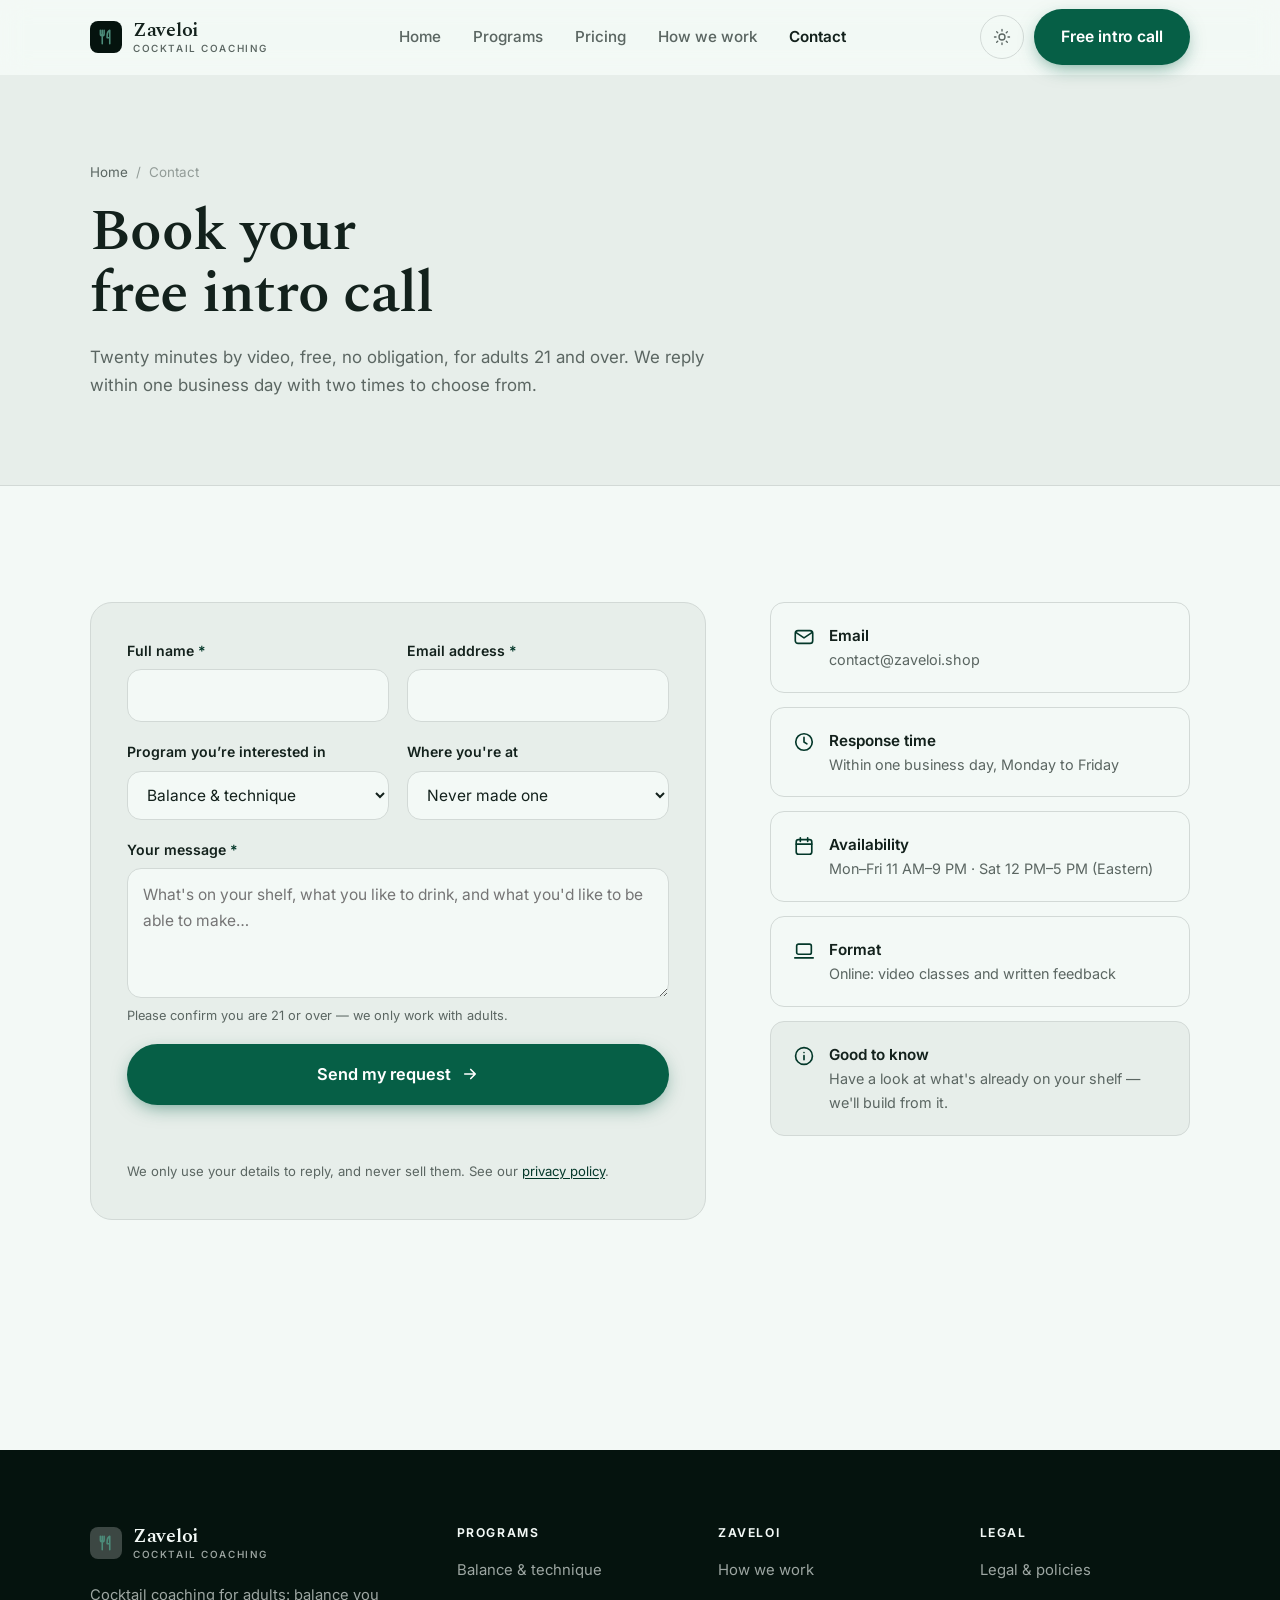
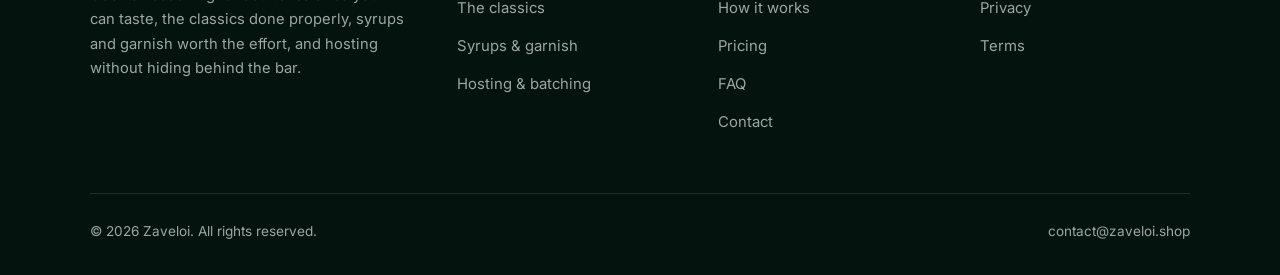
<file: contact.html>
<!DOCTYPE html>
<html lang="en" class="no-js">
<head>
<meta charset="utf-8">
<meta name="viewport" content="width=device-width, initial-scale=1">
<title>Contact — Zaveloi</title>
<meta name="description" content="Book your free 20-minute intro call. Adults 21 and over. We reply within one business day.">
<link rel="canonical" href="https://zaveloi.shop/contact.html">

<meta property="og:type" content="website">
<meta property="og:url" content="https://zaveloi.shop/contact.html">
<meta property="og:site_name" content="Zaveloi">
<meta property="og:locale" content="en_US">
<meta property="og:title" content="Contact — Zaveloi">
<meta property="og:description" content="Book your free 20-minute intro call. Adults 21 and over. We reply within one business day.">
<meta name="theme-color" content="#05130e">

<link rel="icon" href="assets/img/favicon.svg" type="image/svg+xml">
<link rel="preconnect" href="https://fonts.googleapis.com">
<link rel="preconnect" href="https://fonts.gstatic.com" crossorigin>
<link rel="stylesheet" href="https://fonts.googleapis.com/css2?family=Spectral:wght@400;500;600;700&family=Inter:wght@400..700&display=swap">
<link rel="stylesheet" href="assets/css/style.css">

<!-- Thème appliqué avant le premier rendu (évite le flash) -->
<script>
document.documentElement.classList.remove('no-js');
(function(){try{var t=localStorage.getItem('site-theme');if(t){document.documentElement.setAttribute('data-theme',t);}}catch(e){}})();
</script>
</head>

<body>
<a class="skip-link" href="#main">Skip to main content</a>

<header class="site-header">
  <nav class="wrap nav" aria-label="Main navigation">
    <a class="brand" href="index.html">
      <svg class="brand__mark" viewBox="0 0 64 64" aria-hidden="true">
        <rect class="bm-bg" width="64" height="64" rx="16"/>
        <g class="bm-ic" transform="translate(14 14) scale(1.5)" fill="none" stroke-width="2.1" stroke-linecap="round" stroke-linejoin="round"><path d="M7 3v8M4.5 3v5a2.5 2.5 0 0 0 5 0V3M7 11v10M17 21V3c-2.2 1.2-3.5 3.6-3.5 7v3H17"/></g>
      </svg>
      <span>Zaveloi<span class="brand__sub">Cocktail coaching</span></span>
    </a>

    <ul class="nav__links" id="nav-links">
      <li><a href="index.html">Home</a></li>
      <li><a href="programs.html">Programs</a></li>
      <li><a href="index.html#pricing">Pricing</a></li>
      <li><a href="about.html">How we work</a></li>
      <li><a href="contact.html" aria-current="page">Contact</a></li>
      <li><a class="btn btn--primary" href="contact.html">Free intro call</a></li>
    </ul>

    <div class="nav__cta">
      <button class="theme-toggle" type="button" aria-label="Switch to dark theme">
        <svg class="icon-sun" viewBox="0 0 24 24" fill="none" stroke="currentColor" stroke-width="1.8" stroke-linecap="round" aria-hidden="true"><circle cx="12" cy="12" r="4"/><path d="M12 2v2m0 16v2M2 12h2m16 0h2M4.9 4.9l1.4 1.4m11.4 11.4 1.4 1.4M19.1 4.9l-1.4 1.4M6.3 17.7l-1.4 1.4"/></svg>
        <svg class="icon-moon" viewBox="0 0 24 24" fill="none" stroke="currentColor" stroke-width="1.8" stroke-linecap="round" stroke-linejoin="round" aria-hidden="true"><path d="M21 12.8A9 9 0 1 1 11.2 3a7 7 0 0 0 9.8 9.8z"/></svg>
      </button>
      <a class="btn btn--primary" href="contact.html">Free intro call</a>
      <button class="nav__toggle" type="button" aria-expanded="false" aria-controls="nav-links" aria-label="Open menu">
        <svg class="icon-open" viewBox="0 0 24 24" fill="none" stroke="currentColor" stroke-width="2" stroke-linecap="round" aria-hidden="true"><path d="M3 6h18M3 12h18M3 18h18"/></svg>
        <svg class="icon-close" viewBox="0 0 24 24" fill="none" stroke="currentColor" stroke-width="2" stroke-linecap="round" aria-hidden="true"><path d="M6 6l12 12M18 6L6 18"/></svg>
      </button>
    </div>
  </nav>
</header>

<main id="main">

<section class="page-head">
  <div class="wrap">
    <nav class="breadcrumb" aria-label="Breadcrumb">
      <a href="index.html">Home</a><span>/</span><span aria-current="page">Contact</span>
    </nav>
    <h1>Book your free intro call</h1>
    <p>Twenty minutes by video, free, no obligation, for adults 21 and over. We reply within one business day with two times to choose from.</p>
  </div>
</section>

<section class="section wrap">
  <div class="form-layout">

    <!--
      FORM: the action attribute holds a placeholder id. Create a free form at
      https://formspree.io and replace VOTRE_ID_FORMSPREE. Until then, the button
      opens the visitor's email app with a pre-filled message to contact@zaveloi.shop.
    -->
    <form class="form" id="contact-form" action="https://formspree.io/f/VOTRE_ID_FORMSPREE" method="POST"
          data-email="contact@zaveloi.shop" data-subject="Intro call request"
          data-msg-mail="Your email app will open with the message ready to send." data-msg-sending="Sending…"
          data-msg-ok="Thanks! Your message is on its way. We reply within one business day." data-msg-err="Sending failed. Please email us directly at">
      <div class="form__row">
        <div class="field">
          <label for="nom">Full name <span class="req" aria-hidden="true">*</span></label>
          <input type="text" id="nom" name="nom" autocomplete="name" required>
        </div>
        <div class="field">
          <label for="email">Email address <span class="req" aria-hidden="true">*</span></label>
          <input type="email" id="email" name="email" autocomplete="email" required>
        </div>
      </div>

      <div class="form__row">
        <div class="field">
          <label for="programme">Program you’re interested in</label>
          <select id="programme" name="programme">
            <option>Balance &amp; technique</option>
            <option>The classics</option>
            <option>Syrups &amp; garnish</option>
            <option>Hosting &amp; batching</option>
            <option>Not sure yet</option>
          </select>
        </div>
        <div class="field">
          <label for="niveau">Where you're at</label>
          <select id="niveau" name="niveau">
            <option>Never made one</option>
            <option>Follow recipes</option>
            <option>Improvise a bit</option>
            <option>Hosting an event</option>
          </select>
        </div>
      </div>

      <div class="field">
        <label for="message">Your message <span class="req" aria-hidden="true">*</span></label>
        <textarea id="message" name="message" required placeholder="What's on your shelf, what you like to drink, and what you'd like to be able to make…"></textarea>
        <span class="field__hint">Please confirm you are 21 or over — we only work with adults.</span>
      </div>

      <!-- Bot trap: hidden from humans -->
      <div class="visually-hidden" aria-hidden="true">
        <label for="site-web">Leave this field empty</label>
        <input type="text" id="site-web" name="_gotcha" tabindex="-1" autocomplete="off">
      </div>

      <button class="btn btn--primary btn--lg" type="submit">Send my request <svg viewBox="0 0 24 24" fill="none" stroke="currentColor" stroke-width="2.2" stroke-linecap="round" stroke-linejoin="round" aria-hidden="true"><path d="M5 12h14M13 6l6 6-6 6"/></svg></button>

      <p id="form-status" class="form__status" role="status" aria-live="polite"></p>

      <p class="form__note">
        We only use your details to reply, and never sell them. See our <a href="legal.html#privacy">privacy policy</a>.
      </p>
    </form>

    <aside class="contact-aside">
      <div class="contact-card">
        <svg viewBox="0 0 24 24" fill="none" stroke="currentColor" stroke-width="1.8" stroke-linecap="round" stroke-linejoin="round" aria-hidden="true"><rect x="2.5" y="5" width="19" height="14" rx="3"/><path d="M3 7l9 6 9-6"/></svg>
        <div><b>Email</b><a href="mailto:contact@zaveloi.shop">contact@zaveloi.shop</a></div>
      </div>
      <div class="contact-card">
        <svg viewBox="0 0 24 24" fill="none" stroke="currentColor" stroke-width="1.8" stroke-linecap="round" stroke-linejoin="round" aria-hidden="true"><circle cx="12" cy="12" r="9"/><path d="M12 7v5l3.2 2"/></svg>
        <div><b>Response time</b><span>Within one business day, Monday to Friday</span></div>
      </div>
      <div class="contact-card">
        <svg viewBox="0 0 24 24" fill="none" stroke="currentColor" stroke-width="1.8" stroke-linecap="round" stroke-linejoin="round" aria-hidden="true"><rect x="3.5" y="5" width="17" height="16" rx="2.5"/><path d="M8 3v4M16 3v4M3.5 10h17"/></svg>
        <div><b>Availability</b><span>Mon–Fri 11 AM–9 PM · Sat 12 PM–5 PM (Eastern)</span></div>
      </div>
      <div class="contact-card">
        <svg viewBox="0 0 24 24" fill="none" stroke="currentColor" stroke-width="1.8" stroke-linecap="round" stroke-linejoin="round" aria-hidden="true"><rect x="4" y="4.5" width="16" height="11" rx="2"/><path d="M2 19.5h20"/></svg>
        <div><b>Format</b><span>Online: video classes and written feedback</span></div>
      </div>
      <div class="contact-card contact-card--soft">
        <svg viewBox="0 0 24 24" fill="none" stroke="currentColor" stroke-width="1.8" stroke-linecap="round" stroke-linejoin="round" aria-hidden="true"><circle cx="12" cy="12" r="9.2"/><path d="M12 16v-4.5M12 8.2v.1"/></svg>
        <div><b>Good to know</b><span>Have a look at what's already on your shelf — we'll build from it.</span></div>
      </div>
    </aside>

  </div>
</section>

</main>

<footer class="site-footer">
  <div class="wrap">
    <div class="footer__grid">
      <div class="footer__brand">
        <a class="brand" href="index.html">
          <svg class="brand__mark" viewBox="0 0 64 64" aria-hidden="true">
        <rect class="bm-bg" width="64" height="64" rx="16"/>
        <g class="bm-ic" transform="translate(14 14) scale(1.5)" fill="none" stroke-width="2.1" stroke-linecap="round" stroke-linejoin="round"><path d="M7 3v8M4.5 3v5a2.5 2.5 0 0 0 5 0V3M7 11v10M17 21V3c-2.2 1.2-3.5 3.6-3.5 7v3H17"/></g>
      </svg>
          <span>Zaveloi<span class="brand__sub">Cocktail coaching</span></span>
        </a>
        <p>Cocktail coaching for adults: balance you can taste, the classics done properly, syrups and garnish worth the effort, and hosting without hiding behind the bar.</p>
      </div>

      <div class="footer__col">
        <h4>Programs</h4>
        <ul>
          <li><a href="programs.html#balance">Balance &amp; technique</a></li>
          <li><a href="programs.html#classics">The classics</a></li>
          <li><a href="programs.html#ingredients">Syrups &amp; garnish</a></li>
          <li><a href="programs.html#hosting">Hosting &amp; batching</a></li>
        </ul>
      </div>

      <div class="footer__col">
        <h4>Zaveloi</h4>
        <ul>
          <li><a href="about.html">How we work</a></li>
          <li><a href="index.html#how-it-works">How it works</a></li>
          <li><a href="index.html#pricing">Pricing</a></li>
          <li><a href="index.html#faq">FAQ</a></li>
          <li><a href="contact.html">Contact</a></li>
        </ul>
      </div>

      <div class="footer__col">
        <h4>Legal</h4>
        <ul>
          <li><a href="legal.html">Legal &amp; policies</a></li>
          <li><a href="legal.html#privacy">Privacy</a></li>
          <li><a href="legal.html#terms">Terms</a></li>
        </ul>
      </div>
    </div>

    <div class="footer__bottom">
      <p>© <span data-year>2026</span> Zaveloi. All rights reserved.</p>
      <p><a href="mailto:contact@zaveloi.shop">contact@zaveloi.shop</a></p>
    </div>
  </div>
</footer>

<script src="assets/js/main.js" defer></script>
</body>
</html>
</file>
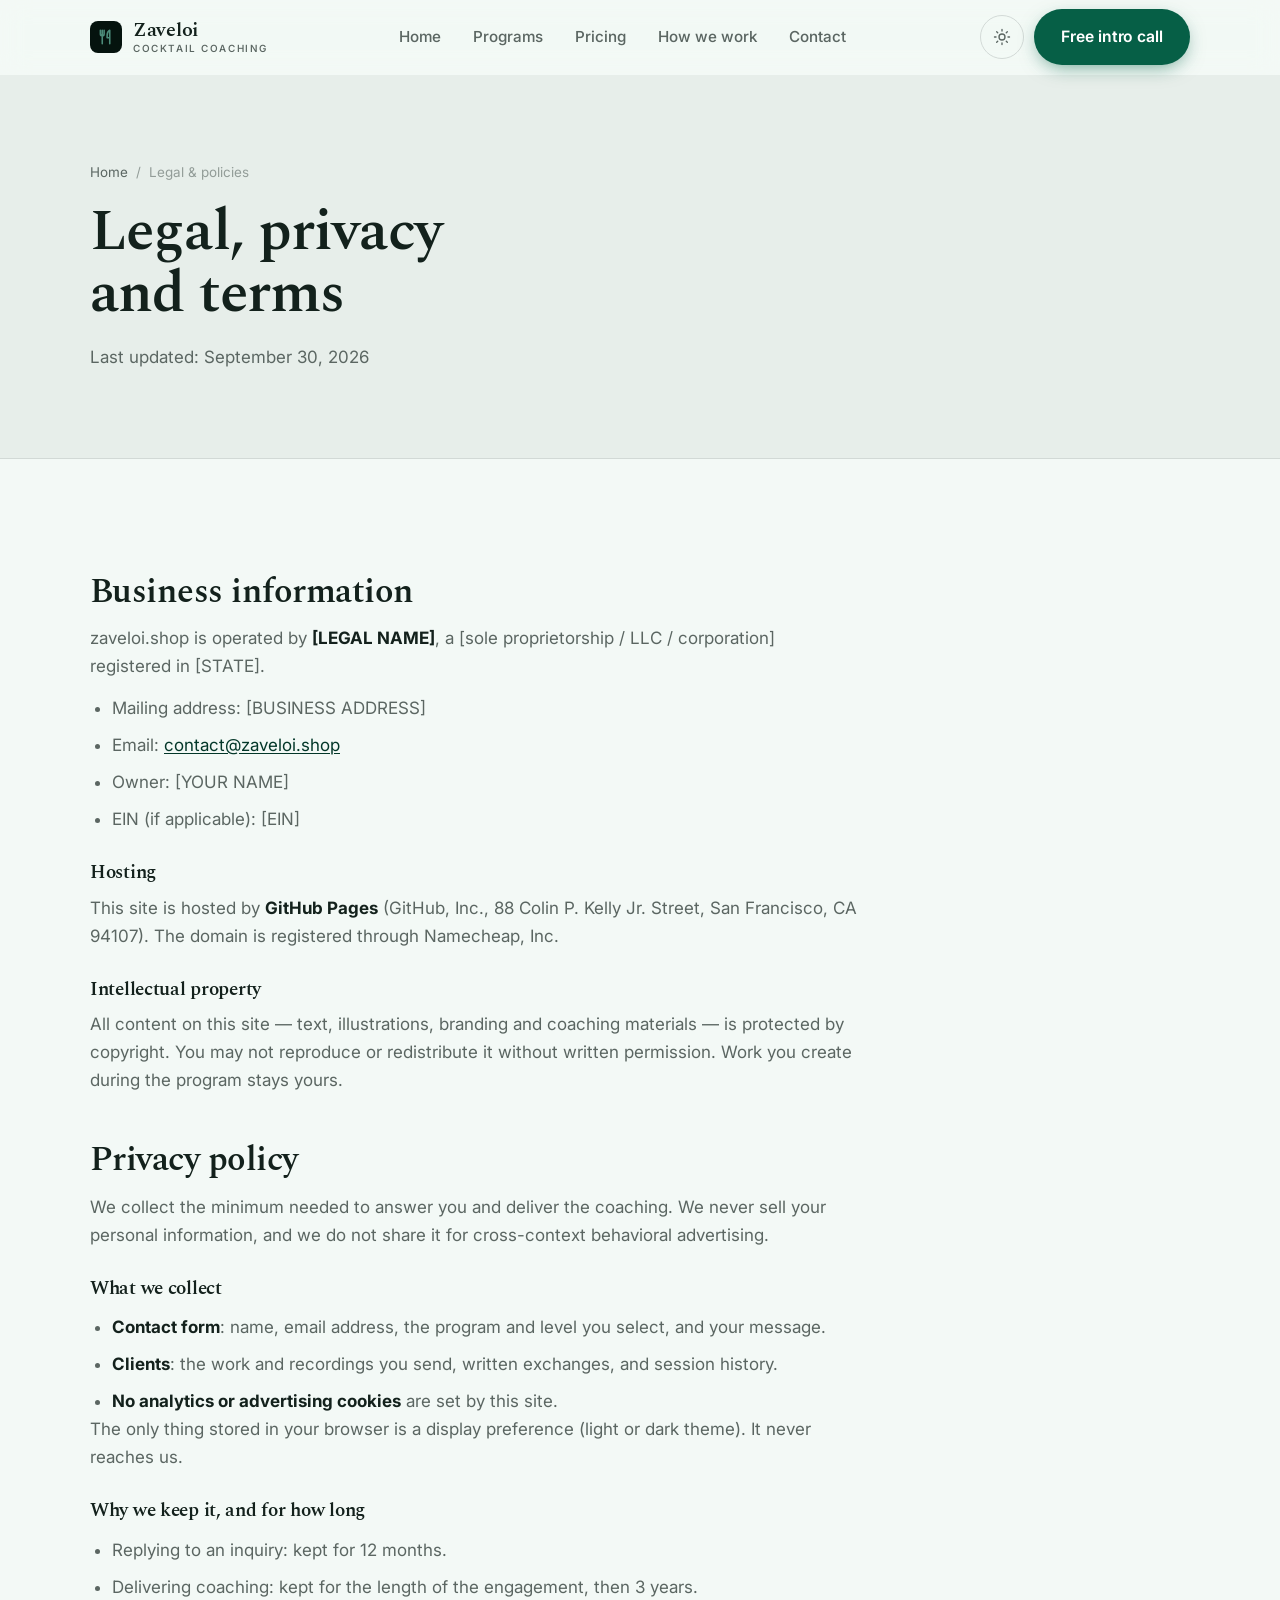
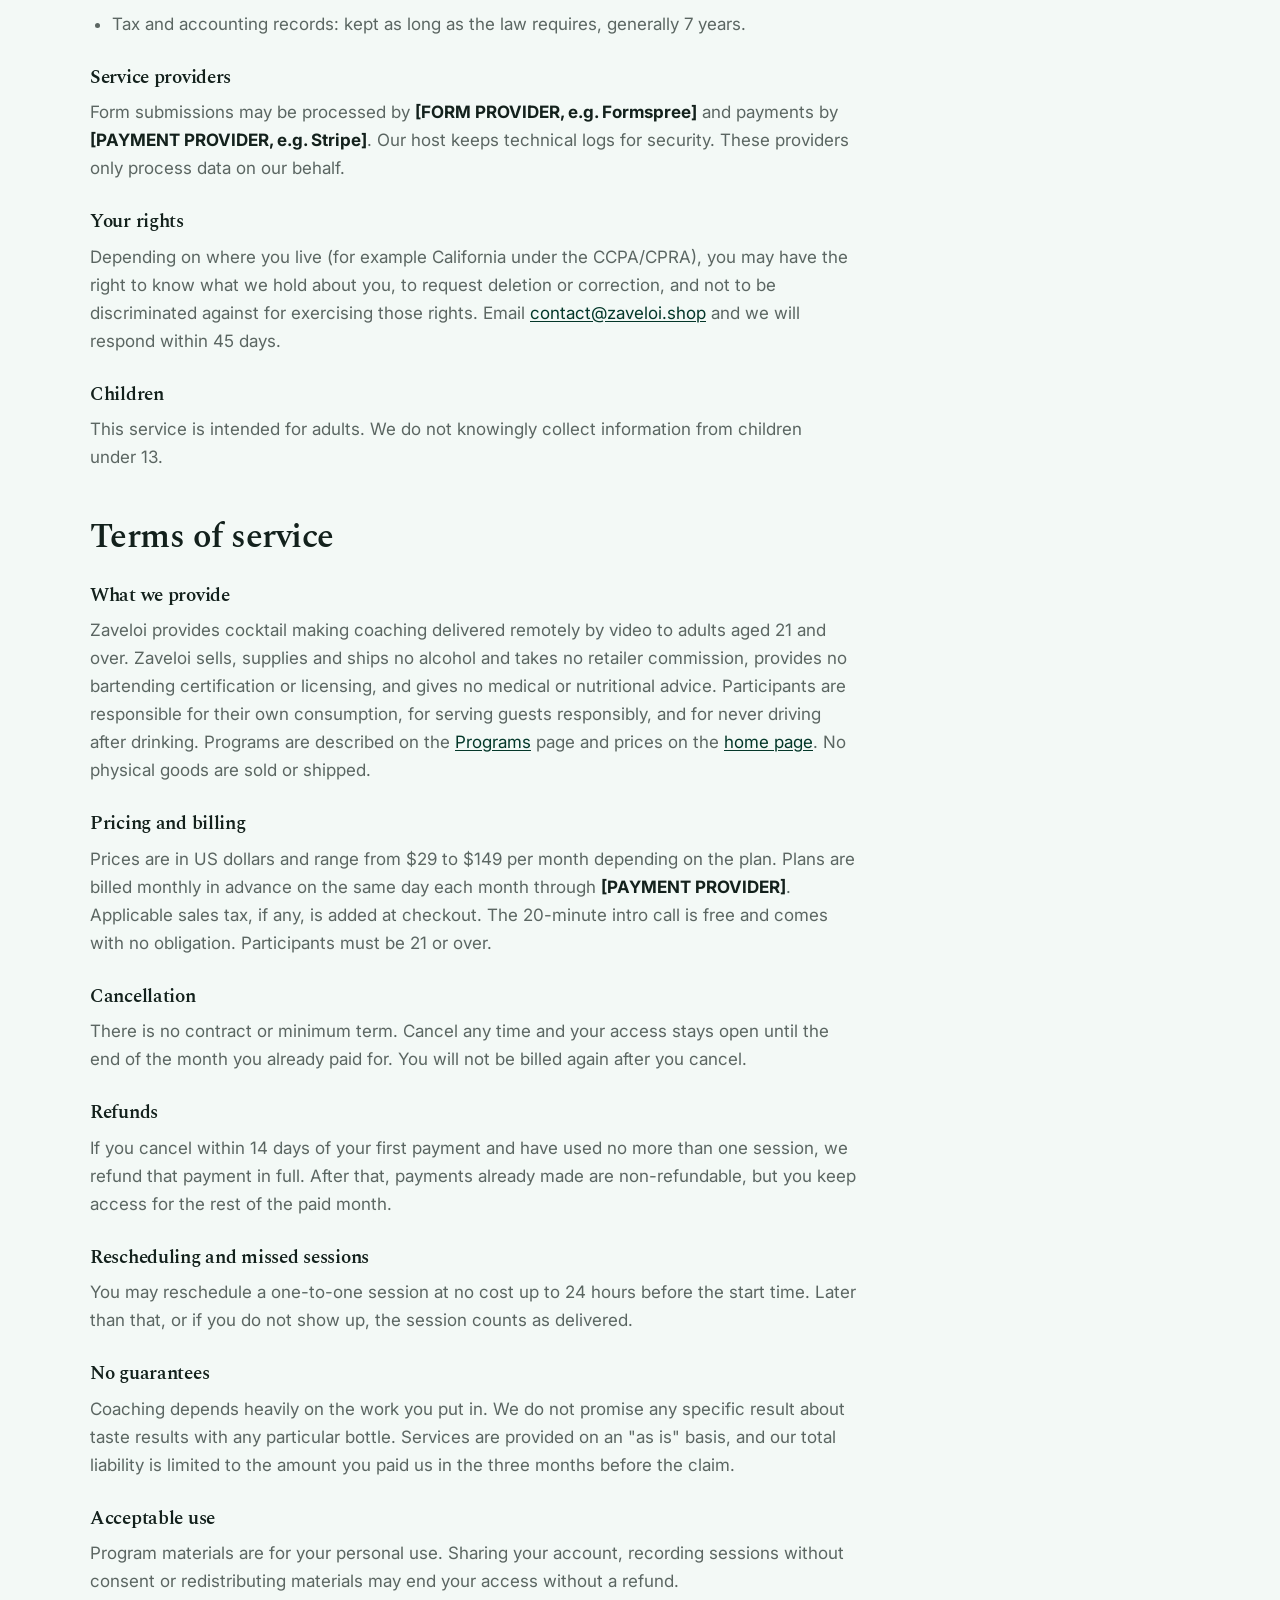
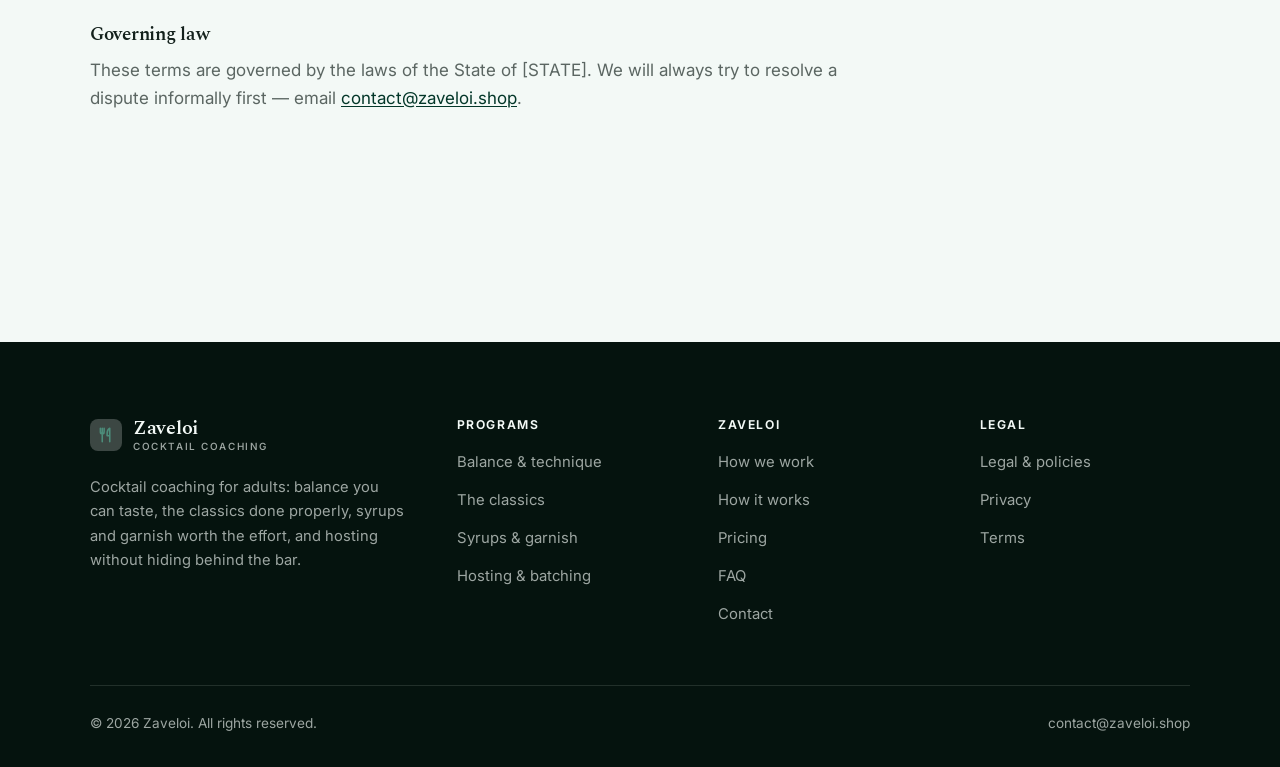
<file: legal.html>
<!DOCTYPE html>
<html lang="en" class="no-js">
<head>
<meta charset="utf-8">
<meta name="viewport" content="width=device-width, initial-scale=1">
<title>Legal, privacy and terms — Zaveloi</title>
<meta name="description" content="Business information, privacy policy and terms of service for Zaveloi.">
<meta name="robots" content="noindex">

<meta property="og:type" content="website">
<meta property="og:url" content="https://zaveloi.shop/legal.html">
<meta property="og:site_name" content="Zaveloi">
<meta property="og:locale" content="en_US">
<meta property="og:title" content="Legal, privacy and terms — Zaveloi">
<meta property="og:description" content="Business information, privacy policy and terms of service for Zaveloi.">
<meta name="theme-color" content="#05130e">

<link rel="icon" href="assets/img/favicon.svg" type="image/svg+xml">
<link rel="preconnect" href="https://fonts.googleapis.com">
<link rel="preconnect" href="https://fonts.gstatic.com" crossorigin>
<link rel="stylesheet" href="https://fonts.googleapis.com/css2?family=Spectral:wght@400;500;600;700&family=Inter:wght@400..700&display=swap">
<link rel="stylesheet" href="assets/css/style.css">

<!-- Thème appliqué avant le premier rendu (évite le flash) -->
<script>
document.documentElement.classList.remove('no-js');
(function(){try{var t=localStorage.getItem('site-theme');if(t){document.documentElement.setAttribute('data-theme',t);}}catch(e){}})();
</script>
</head>

<body>
<a class="skip-link" href="#main">Skip to main content</a>

<header class="site-header">
  <nav class="wrap nav" aria-label="Main navigation">
    <a class="brand" href="index.html">
      <svg class="brand__mark" viewBox="0 0 64 64" aria-hidden="true">
        <rect class="bm-bg" width="64" height="64" rx="16"/>
        <g class="bm-ic" transform="translate(14 14) scale(1.5)" fill="none" stroke-width="2.1" stroke-linecap="round" stroke-linejoin="round"><path d="M7 3v8M4.5 3v5a2.5 2.5 0 0 0 5 0V3M7 11v10M17 21V3c-2.2 1.2-3.5 3.6-3.5 7v3H17"/></g>
      </svg>
      <span>Zaveloi<span class="brand__sub">Cocktail coaching</span></span>
    </a>

    <ul class="nav__links" id="nav-links">
      <li><a href="index.html">Home</a></li>
      <li><a href="programs.html">Programs</a></li>
      <li><a href="index.html#pricing">Pricing</a></li>
      <li><a href="about.html">How we work</a></li>
      <li><a href="contact.html">Contact</a></li>
      <li><a class="btn btn--primary" href="contact.html">Free intro call</a></li>
    </ul>

    <div class="nav__cta">
      <button class="theme-toggle" type="button" aria-label="Switch to dark theme">
        <svg class="icon-sun" viewBox="0 0 24 24" fill="none" stroke="currentColor" stroke-width="1.8" stroke-linecap="round" aria-hidden="true"><circle cx="12" cy="12" r="4"/><path d="M12 2v2m0 16v2M2 12h2m16 0h2M4.9 4.9l1.4 1.4m11.4 11.4 1.4 1.4M19.1 4.9l-1.4 1.4M6.3 17.7l-1.4 1.4"/></svg>
        <svg class="icon-moon" viewBox="0 0 24 24" fill="none" stroke="currentColor" stroke-width="1.8" stroke-linecap="round" stroke-linejoin="round" aria-hidden="true"><path d="M21 12.8A9 9 0 1 1 11.2 3a7 7 0 0 0 9.8 9.8z"/></svg>
      </button>
      <a class="btn btn--primary" href="contact.html">Free intro call</a>
      <button class="nav__toggle" type="button" aria-expanded="false" aria-controls="nav-links" aria-label="Open menu">
        <svg class="icon-open" viewBox="0 0 24 24" fill="none" stroke="currentColor" stroke-width="2" stroke-linecap="round" aria-hidden="true"><path d="M3 6h18M3 12h18M3 18h18"/></svg>
        <svg class="icon-close" viewBox="0 0 24 24" fill="none" stroke="currentColor" stroke-width="2" stroke-linecap="round" aria-hidden="true"><path d="M6 6l12 12M18 6L6 18"/></svg>
      </button>
    </div>
  </nav>
</header>

<main id="main">

<section class="page-head">
  <div class="wrap">
    <nav class="breadcrumb" aria-label="Breadcrumb">
      <a href="index.html">Home</a><span>/</span><span aria-current="page">Legal &amp; policies</span>
    </nav>
    <h1>Legal, privacy and terms</h1>
    <p>Last updated: <time datetime="2026-09-30">September 30, 2026</time></p>
  </div>
</section>

<section class="section wrap">
  <div class="prose">

    <!--
      TO DO: this is a skeleton, not legal advice. Replace every [BRACKET] with
      your real details before selling, and have a lawyer review it if you can.
      Consumer protection rules differ by state.
    -->

    <h2 id="business">Business information</h2>
    <p>
      zaveloi.shop is operated by <strong>[LEGAL NAME]</strong>, a [sole proprietorship / LLC / corporation]
      registered in [STATE].
    </p>
    <ul>
      <li>Mailing address: [BUSINESS ADDRESS]</li>
      <li>Email: <a href="mailto:contact@zaveloi.shop">contact@zaveloi.shop</a></li>
      <li>Owner: [YOUR NAME]</li>
      <li>EIN (if applicable): [EIN]</li>
    </ul>

    <h3>Hosting</h3>
    <p>
      This site is hosted by <strong>GitHub Pages</strong> (GitHub, Inc., 88 Colin P. Kelly Jr. Street,
      San Francisco, CA 94107). The domain is registered through Namecheap, Inc.
    </p>

    <h3>Intellectual property</h3>
    <p>
      All content on this site — text, illustrations, branding and coaching materials — is protected by
      copyright. You may not reproduce or redistribute it without written permission. Work you create during
      the program stays yours.
    </p>

    <h2 id="privacy">Privacy policy</h2>
    <p>
      We collect the minimum needed to answer you and deliver the coaching. We never sell your personal
      information, and we do not share it for cross-context behavioral advertising.
    </p>
    <h3>What we collect</h3>
    <ul>
      <li><strong>Contact form</strong>: name, email address, the program and level you select, and your message.</li>
      <li><strong>Clients</strong>: the work and recordings you send, written exchanges, and session history.</li>
      <li><strong>No analytics or advertising cookies</strong> are set by this site.</li>
    </ul>
    <p>
      The only thing stored in your browser is a display preference (light or dark theme). It never reaches us.
    </p>
    <h3>Why we keep it, and for how long</h3>
    <ul>
      <li>Replying to an inquiry: kept for 12 months.</li>
      <li>Delivering coaching: kept for the length of the engagement, then 3 years.</li>
      <li>Tax and accounting records: kept as long as the law requires, generally 7 years.</li>
    </ul>
    <h3>Service providers</h3>
    <p>
      Form submissions may be processed by <strong>[FORM PROVIDER, e.g. Formspree]</strong> and payments by
      <strong>[PAYMENT PROVIDER, e.g. Stripe]</strong>. Our host keeps technical logs for security. These
      providers only process data on our behalf.
    </p>
    <h3>Your rights</h3>
    <p>
      Depending on where you live (for example California under the CCPA/CPRA), you may have the right to
      know what we hold about you, to request deletion or correction, and not to be discriminated against for
      exercising those rights. Email <a href="mailto:contact@zaveloi.shop">contact@zaveloi.shop</a> and we will respond within 45 days.
    </p>
    <h3>Children</h3>
    <p>
      This service is intended for adults. We do not knowingly collect information from children under 13.
    </p>

    <h2 id="terms">Terms of service</h2>
    <h3>What we provide</h3>
    <p>
      Zaveloi provides cocktail making coaching delivered remotely by video to adults aged 21 and over. Zaveloi sells, supplies and ships no alcohol and takes no retailer commission, provides no bartending certification or licensing, and gives no medical or nutritional advice. Participants are responsible for their own consumption, for serving guests responsibly, and for never driving after drinking. Programs are described on the
      <a href="programs.html">Programs</a> page and prices on the <a href="index.html#pricing">home page</a>.
      No physical goods are sold or shipped.
    </p>
    <h3>Pricing and billing</h3>
    <p>
      Prices are in US dollars and range from $29 to $149 per month
      depending on the plan. Plans are billed monthly in advance on the same day each month through
      <strong>[PAYMENT PROVIDER]</strong>. Applicable sales tax, if any, is added at checkout.
      The 20-minute intro call is free and comes with no obligation. Participants must be 21 or over.
    </p>
    <h3>Cancellation</h3>
    <p>
      There is no contract or minimum term. Cancel any time and your access stays open until the end of the
      month you already paid for. You will not be billed again after you cancel.
    </p>
    <h3>Refunds</h3>
    <p>
      If you cancel within 14 days of your first payment and have used no more than one session, we refund
      that payment in full. After that, payments already made are non-refundable, but you keep access for the
      rest of the paid month.
    </p>
    <h3>Rescheduling and missed sessions</h3>
    <p>
      You may reschedule a one-to-one session at no cost up to 24 hours before the start time. Later than
      that, or if you do not show up, the session counts as delivered.
    </p>
    <h3>No guarantees</h3>
    <p>
      Coaching depends heavily on the work you put in. We do not promise any specific result
      about taste results with any particular bottle. Services are provided on an "as is" basis, and our total
      liability is limited to the amount you paid us in the three months before the claim.
    </p>
    <h3>Acceptable use</h3>
    <p>
      Program materials are for your personal use. Sharing your account, recording sessions without consent
      or redistributing materials may end your access without a refund.
    </p>
    <h3>Governing law</h3>
    <p>
      These terms are governed by the laws of the State of [STATE]. We will always try to resolve a dispute
      informally first — email <a href="mailto:contact@zaveloi.shop">contact@zaveloi.shop</a>.
    </p>

  </div>
</section>

</main>

<footer class="site-footer">
  <div class="wrap">
    <div class="footer__grid">
      <div class="footer__brand">
        <a class="brand" href="index.html">
          <svg class="brand__mark" viewBox="0 0 64 64" aria-hidden="true">
        <rect class="bm-bg" width="64" height="64" rx="16"/>
        <g class="bm-ic" transform="translate(14 14) scale(1.5)" fill="none" stroke-width="2.1" stroke-linecap="round" stroke-linejoin="round"><path d="M7 3v8M4.5 3v5a2.5 2.5 0 0 0 5 0V3M7 11v10M17 21V3c-2.2 1.2-3.5 3.6-3.5 7v3H17"/></g>
      </svg>
          <span>Zaveloi<span class="brand__sub">Cocktail coaching</span></span>
        </a>
        <p>Cocktail coaching for adults: balance you can taste, the classics done properly, syrups and garnish worth the effort, and hosting without hiding behind the bar.</p>
      </div>

      <div class="footer__col">
        <h4>Programs</h4>
        <ul>
          <li><a href="programs.html#balance">Balance &amp; technique</a></li>
          <li><a href="programs.html#classics">The classics</a></li>
          <li><a href="programs.html#ingredients">Syrups &amp; garnish</a></li>
          <li><a href="programs.html#hosting">Hosting &amp; batching</a></li>
        </ul>
      </div>

      <div class="footer__col">
        <h4>Zaveloi</h4>
        <ul>
          <li><a href="about.html">How we work</a></li>
          <li><a href="index.html#how-it-works">How it works</a></li>
          <li><a href="index.html#pricing">Pricing</a></li>
          <li><a href="index.html#faq">FAQ</a></li>
          <li><a href="contact.html">Contact</a></li>
        </ul>
      </div>

      <div class="footer__col">
        <h4>Legal</h4>
        <ul>
          <li><a href="legal.html">Legal &amp; policies</a></li>
          <li><a href="legal.html#privacy">Privacy</a></li>
          <li><a href="legal.html#terms">Terms</a></li>
        </ul>
      </div>
    </div>

    <div class="footer__bottom">
      <p>© <span data-year>2026</span> Zaveloi. All rights reserved.</p>
      <p><a href="mailto:contact@zaveloi.shop">contact@zaveloi.shop</a></p>
    </div>
  </div>
</footer>

<script src="assets/js/main.js" defer></script>
</body>
</html>
</file>
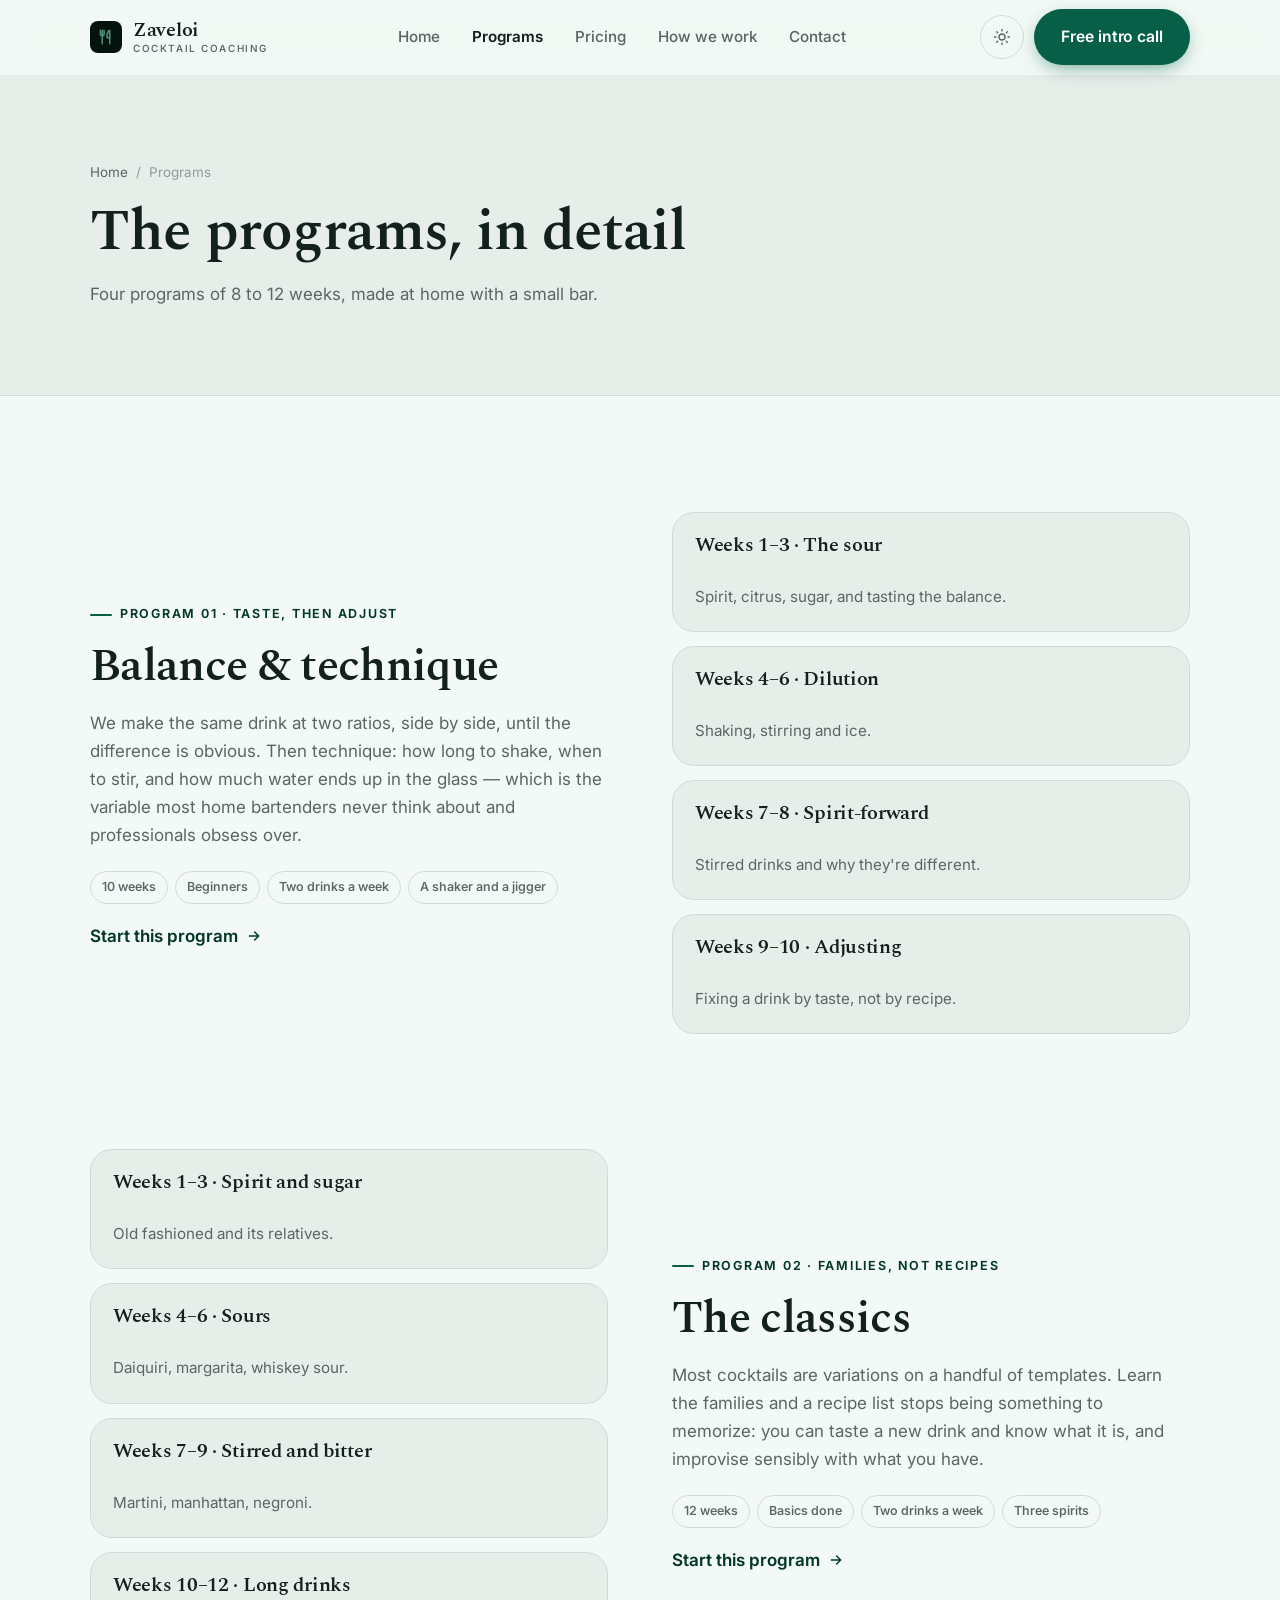
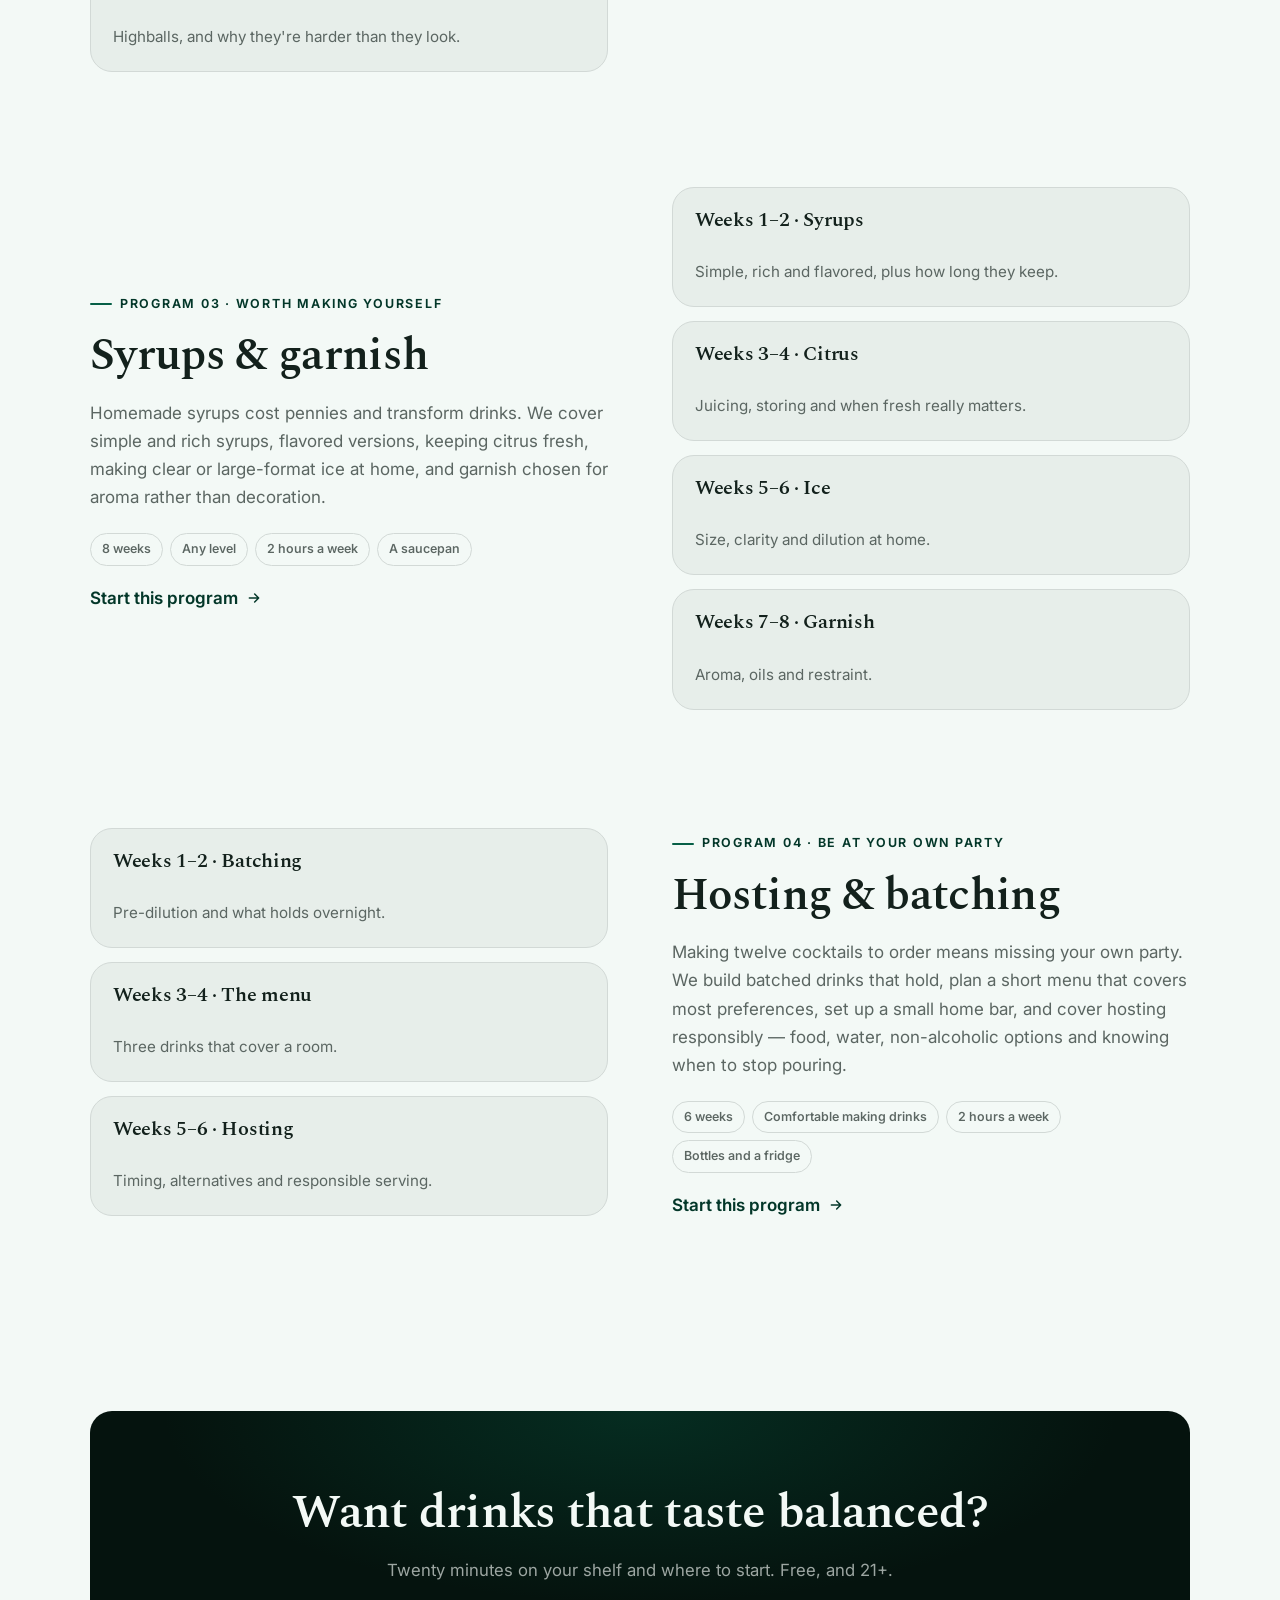
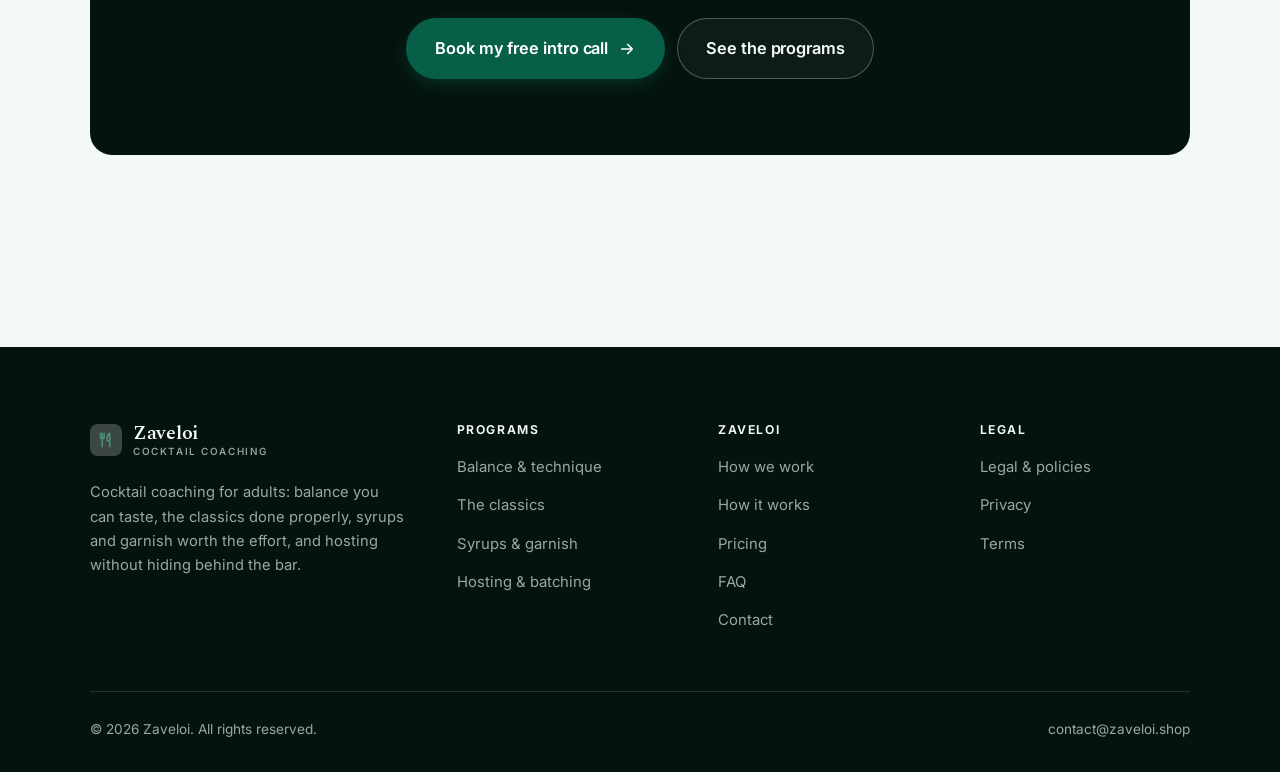
<file: programs.html>
<!DOCTYPE html>
<html lang="en" class="no-js">
<head>
<meta charset="utf-8">
<meta name="viewport" content="width=device-width, initial-scale=1">
<title>Programs — Zaveloi</title>
<meta name="description" content="Cocktail coaching programs: balance and technique, the classics, syrups and garnish, hosting and batching.">
<link rel="canonical" href="https://zaveloi.shop/programs.html">

<meta property="og:type" content="website">
<meta property="og:url" content="https://zaveloi.shop/programs.html">
<meta property="og:site_name" content="Zaveloi">
<meta property="og:locale" content="en_US">
<meta property="og:title" content="Programs — Zaveloi">
<meta property="og:description" content="Cocktail coaching programs: balance and technique, the classics, syrups and garnish, hosting and batching.">
<meta name="theme-color" content="#05130e">

<link rel="icon" href="assets/img/favicon.svg" type="image/svg+xml">
<link rel="preconnect" href="https://fonts.googleapis.com">
<link rel="preconnect" href="https://fonts.gstatic.com" crossorigin>
<link rel="stylesheet" href="https://fonts.googleapis.com/css2?family=Spectral:wght@400;500;600;700&family=Inter:wght@400..700&display=swap">
<link rel="stylesheet" href="assets/css/style.css">

<!-- Thème appliqué avant le premier rendu (évite le flash) -->
<script>
document.documentElement.classList.remove('no-js');
(function(){try{var t=localStorage.getItem('site-theme');if(t){document.documentElement.setAttribute('data-theme',t);}}catch(e){}})();
</script>
</head>

<body>
<a class="skip-link" href="#main">Skip to main content</a>

<header class="site-header">
  <nav class="wrap nav" aria-label="Main navigation">
    <a class="brand" href="index.html">
      <svg class="brand__mark" viewBox="0 0 64 64" aria-hidden="true">
        <rect class="bm-bg" width="64" height="64" rx="16"/>
        <g class="bm-ic" transform="translate(14 14) scale(1.5)" fill="none" stroke-width="2.1" stroke-linecap="round" stroke-linejoin="round"><path d="M7 3v8M4.5 3v5a2.5 2.5 0 0 0 5 0V3M7 11v10M17 21V3c-2.2 1.2-3.5 3.6-3.5 7v3H17"/></g>
      </svg>
      <span>Zaveloi<span class="brand__sub">Cocktail coaching</span></span>
    </a>

    <ul class="nav__links" id="nav-links">
      <li><a href="index.html">Home</a></li>
      <li><a href="programs.html" aria-current="page">Programs</a></li>
      <li><a href="index.html#pricing">Pricing</a></li>
      <li><a href="about.html">How we work</a></li>
      <li><a href="contact.html">Contact</a></li>
      <li><a class="btn btn--primary" href="contact.html">Free intro call</a></li>
    </ul>

    <div class="nav__cta">
      <button class="theme-toggle" type="button" aria-label="Switch to dark theme">
        <svg class="icon-sun" viewBox="0 0 24 24" fill="none" stroke="currentColor" stroke-width="1.8" stroke-linecap="round" aria-hidden="true"><circle cx="12" cy="12" r="4"/><path d="M12 2v2m0 16v2M2 12h2m16 0h2M4.9 4.9l1.4 1.4m11.4 11.4 1.4 1.4M19.1 4.9l-1.4 1.4M6.3 17.7l-1.4 1.4"/></svg>
        <svg class="icon-moon" viewBox="0 0 24 24" fill="none" stroke="currentColor" stroke-width="1.8" stroke-linecap="round" stroke-linejoin="round" aria-hidden="true"><path d="M21 12.8A9 9 0 1 1 11.2 3a7 7 0 0 0 9.8 9.8z"/></svg>
      </button>
      <a class="btn btn--primary" href="contact.html">Free intro call</a>
      <button class="nav__toggle" type="button" aria-expanded="false" aria-controls="nav-links" aria-label="Open menu">
        <svg class="icon-open" viewBox="0 0 24 24" fill="none" stroke="currentColor" stroke-width="2" stroke-linecap="round" aria-hidden="true"><path d="M3 6h18M3 12h18M3 18h18"/></svg>
        <svg class="icon-close" viewBox="0 0 24 24" fill="none" stroke="currentColor" stroke-width="2" stroke-linecap="round" aria-hidden="true"><path d="M6 6l12 12M18 6L6 18"/></svg>
      </button>
    </div>
  </nav>
</header>

<main id="main">

<section class="page-head">
  <div class="wrap">
    <nav class="breadcrumb" aria-label="Breadcrumb">
      <a href="index.html">Home</a><span>/</span><span aria-current="page">Programs</span>
    </nav>
    <h1>The programs, in detail</h1>
    <p>Four programs of 8 to 12 weeks, made at home with a small bar.</p>
  </div>
</section>

<section class="section wrap" id="balance">
  <div class="split reveal">
    <div>
      <span class="eyebrow">Program 01 · Taste, then adjust</span>
      <h2>Balance &amp; technique</h2>
      <p>We make the same drink at two ratios, side by side, until the difference is obvious. Then technique: how long to shake, when to stir, and how much water ends up in the glass — which is the variable most home bartenders never think about and professionals obsess over.</p>
      <ul class="tags"><li>10 weeks</li><li>Beginners</li><li>Two drinks a week</li><li>A shaker and a jigger</li></ul>
      <p><a class="arrow-link" href="contact.html">Start this program <svg viewBox="0 0 24 24" fill="none" stroke="currentColor" stroke-width="2.2" stroke-linecap="round" stroke-linejoin="round" aria-hidden="true"><path d="M5 12h14M13 6l6 6-6 6"/></svg></a></p>
    </div>
    <div class="grid grid--2 grid--tight">
      <article class="card card--sm">
        <h3>Weeks 1–3 · The sour</h3>
        <p>Spirit, citrus, sugar, and tasting the balance.</p>
      </article>
      <article class="card card--sm">
        <h3>Weeks 4–6 · Dilution</h3>
        <p>Shaking, stirring and ice.</p>
      </article>
      <article class="card card--sm">
        <h3>Weeks 7–8 · Spirit-forward</h3>
        <p>Stirred drinks and why they're different.</p>
      </article>
      <article class="card card--sm">
        <h3>Weeks 9–10 · Adjusting</h3>
        <p>Fixing a drink by taste, not by recipe.</p>
      </article>
    </div>
  </div>
</section>

<section class="section section--flush wrap" id="classics">
  <div class="split reveal">
    <div class="grid grid--2 grid--tight">
      <article class="card card--sm">
        <h3>Weeks 1–3 · Spirit and sugar</h3>
        <p>Old fashioned and its relatives.</p>
      </article>
      <article class="card card--sm">
        <h3>Weeks 4–6 · Sours</h3>
        <p>Daiquiri, margarita, whiskey sour.</p>
      </article>
      <article class="card card--sm">
        <h3>Weeks 7–9 · Stirred and bitter</h3>
        <p>Martini, manhattan, negroni.</p>
      </article>
      <article class="card card--sm">
        <h3>Weeks 10–12 · Long drinks</h3>
        <p>Highballs, and why they're harder than they look.</p>
      </article>
    </div>
    <div>
      <span class="eyebrow">Program 02 · Families, not recipes</span>
      <h2>The classics</h2>
      <p>Most cocktails are variations on a handful of templates. Learn the families and a recipe list stops being something to memorize: you can taste a new drink and know what it is, and improvise sensibly with what you have.</p>
      <ul class="tags"><li>12 weeks</li><li>Basics done</li><li>Two drinks a week</li><li>Three spirits</li></ul>
      <p><a class="arrow-link" href="contact.html">Start this program <svg viewBox="0 0 24 24" fill="none" stroke="currentColor" stroke-width="2.2" stroke-linecap="round" stroke-linejoin="round" aria-hidden="true"><path d="M5 12h14M13 6l6 6-6 6"/></svg></a></p>
    </div>
  </div>
</section>

<section class="section section--flush wrap" id="ingredients">
  <div class="split reveal">
    <div>
      <span class="eyebrow">Program 03 · Worth making yourself</span>
      <h2>Syrups &amp; garnish</h2>
      <p>Homemade syrups cost pennies and transform drinks. We cover simple and rich syrups, flavored versions, keeping citrus fresh, making clear or large-format ice at home, and garnish chosen for aroma rather than decoration.</p>
      <ul class="tags"><li>8 weeks</li><li>Any level</li><li>2 hours a week</li><li>A saucepan</li></ul>
      <p><a class="arrow-link" href="contact.html">Start this program <svg viewBox="0 0 24 24" fill="none" stroke="currentColor" stroke-width="2.2" stroke-linecap="round" stroke-linejoin="round" aria-hidden="true"><path d="M5 12h14M13 6l6 6-6 6"/></svg></a></p>
    </div>
    <div class="grid grid--2 grid--tight">
      <article class="card card--sm">
        <h3>Weeks 1–2 · Syrups</h3>
        <p>Simple, rich and flavored, plus how long they keep.</p>
      </article>
      <article class="card card--sm">
        <h3>Weeks 3–4 · Citrus</h3>
        <p>Juicing, storing and when fresh really matters.</p>
      </article>
      <article class="card card--sm">
        <h3>Weeks 5–6 · Ice</h3>
        <p>Size, clarity and dilution at home.</p>
      </article>
      <article class="card card--sm">
        <h3>Weeks 7–8 · Garnish</h3>
        <p>Aroma, oils and restraint.</p>
      </article>
    </div>
  </div>
</section>

<section class="section section--flush wrap" id="hosting">
  <div class="split reveal">
    <div class="grid grid--2 grid--tight">
      <article class="card card--sm">
        <h3>Weeks 1–2 · Batching</h3>
        <p>Pre-dilution and what holds overnight.</p>
      </article>
      <article class="card card--sm">
        <h3>Weeks 3–4 · The menu</h3>
        <p>Three drinks that cover a room.</p>
      </article>
      <article class="card card--sm">
        <h3>Weeks 5–6 · Hosting</h3>
        <p>Timing, alternatives and responsible serving.</p>
      </article>
    </div>
    <div>
      <span class="eyebrow">Program 04 · Be at your own party</span>
      <h2>Hosting &amp; batching</h2>
      <p>Making twelve cocktails to order means missing your own party. We build batched drinks that hold, plan a short menu that covers most preferences, set up a small home bar, and cover hosting responsibly — food, water, non-alcoholic options and knowing when to stop pouring.</p>
      <ul class="tags"><li>6 weeks</li><li>Comfortable making drinks</li><li>2 hours a week</li><li>Bottles and a fridge</li></ul>
      <p><a class="arrow-link" href="contact.html">Start this program <svg viewBox="0 0 24 24" fill="none" stroke="currentColor" stroke-width="2.2" stroke-linecap="round" stroke-linejoin="round" aria-hidden="true"><path d="M5 12h14M13 6l6 6-6 6"/></svg></a></p>
    </div>
  </div>
</section>

<section class="wrap section--tight">
  <div class="cta-band reveal">
    <h2>Want drinks that taste balanced?</h2>
    <p>Twenty minutes on your shelf and where to start. Free, and 21+.</p>
    <div class="hero__actions">
      <a class="btn btn--primary btn--lg" href="contact.html">Book my free intro call <svg viewBox="0 0 24 24" fill="none" stroke="currentColor" stroke-width="2.2" stroke-linecap="round" stroke-linejoin="round" aria-hidden="true"><path d="M5 12h14M13 6l6 6-6 6"/></svg></a>
      <a class="btn btn--on-dark btn--lg" href="programs.html">See the programs</a>
    </div>
  </div>
</section>

</main>

<footer class="site-footer">
  <div class="wrap">
    <div class="footer__grid">
      <div class="footer__brand">
        <a class="brand" href="index.html">
          <svg class="brand__mark" viewBox="0 0 64 64" aria-hidden="true">
        <rect class="bm-bg" width="64" height="64" rx="16"/>
        <g class="bm-ic" transform="translate(14 14) scale(1.5)" fill="none" stroke-width="2.1" stroke-linecap="round" stroke-linejoin="round"><path d="M7 3v8M4.5 3v5a2.5 2.5 0 0 0 5 0V3M7 11v10M17 21V3c-2.2 1.2-3.5 3.6-3.5 7v3H17"/></g>
      </svg>
          <span>Zaveloi<span class="brand__sub">Cocktail coaching</span></span>
        </a>
        <p>Cocktail coaching for adults: balance you can taste, the classics done properly, syrups and garnish worth the effort, and hosting without hiding behind the bar.</p>
      </div>

      <div class="footer__col">
        <h4>Programs</h4>
        <ul>
          <li><a href="programs.html#balance">Balance &amp; technique</a></li>
          <li><a href="programs.html#classics">The classics</a></li>
          <li><a href="programs.html#ingredients">Syrups &amp; garnish</a></li>
          <li><a href="programs.html#hosting">Hosting &amp; batching</a></li>
        </ul>
      </div>

      <div class="footer__col">
        <h4>Zaveloi</h4>
        <ul>
          <li><a href="about.html">How we work</a></li>
          <li><a href="index.html#how-it-works">How it works</a></li>
          <li><a href="index.html#pricing">Pricing</a></li>
          <li><a href="index.html#faq">FAQ</a></li>
          <li><a href="contact.html">Contact</a></li>
        </ul>
      </div>

      <div class="footer__col">
        <h4>Legal</h4>
        <ul>
          <li><a href="legal.html">Legal &amp; policies</a></li>
          <li><a href="legal.html#privacy">Privacy</a></li>
          <li><a href="legal.html#terms">Terms</a></li>
        </ul>
      </div>
    </div>

    <div class="footer__bottom">
      <p>© <span data-year>2026</span> Zaveloi. All rights reserved.</p>
      <p><a href="mailto:contact@zaveloi.shop">contact@zaveloi.shop</a></p>
    </div>
  </div>
</footer>

<script src="assets/js/main.js" defer></script>
</body>
</html>
</file>
<file: assets/css/style.css>
/* Zaveloi — couleurs et polices de la marque.
   Modifier ces valeurs suffit à changer l'identité visuelle de tout le site. */
:root {
  --c-accent:    #065f46;
  --c-on-accent: #ffffff;
  --c-ink:       #05130e;
  --c-paper:     #f3f9f6;

  --accent-ink-light: color-mix(in srgb, var(--c-accent) 58%, black);
  --accent-on-dark:   color-mix(in srgb, var(--c-accent) 72%, white);

  --font-display: "Spectral", Georgia, "Times New Roman", serif;
  --font-body: "Inter", system-ui, -apple-system, "Segoe UI", sans-serif;
  --display-weight: 600;
  --display-tracking: -.015em;
}

/* ==========================================================================
   Feuille de style commune aux sites de coaching
   Les couleurs de marque (--c-accent, --c-on-accent, --c-ink, --c-paper) et
   les polices sont définies juste au-dessus, par site. Tout le reste en dérive.
   ========================================================================== */

/* --------------------------------------------------------------------------
   1. Tokens dérivés
   -------------------------------------------------------------------------- */

:root {
  /* Thème clair */
  --paper:      var(--c-paper);
  --paper-2:    color-mix(in srgb, var(--c-paper) 95%, var(--c-ink));
  --paper-3:    color-mix(in srgb, var(--c-paper) 89%, var(--c-ink));
  --line:       color-mix(in srgb, var(--c-paper) 86%, var(--c-ink));
  --text:       color-mix(in srgb, var(--c-ink) 94%, var(--c-paper));
  --muted:      color-mix(in srgb, var(--c-ink) 64%, var(--c-paper));
  --accent:     var(--c-accent);
  --accent-600: color-mix(in srgb, var(--c-accent) 86%, black);
  --accent-ink: var(--accent-ink-light);
  --on-accent:  var(--c-on-accent);
  --ink:        var(--c-ink);
  --ink-soft:   color-mix(in srgb, var(--c-ink) 90%, white);
  --on-ink:     var(--c-paper);
  --on-ink-mut: color-mix(in srgb, var(--c-paper) 64%, var(--c-ink));
  --brand-bg:   var(--c-ink);

  /* Rayons */
  --r-sm: 8px;
  --r-md: 14px;
  --r-lg: 22px;
  --r-full: 999px;

  /* Ombres */
  --sh-1: 0 1px 2px rgba(0, 0, 0, .05), 0 2px 8px rgba(0, 0, 0, .04);
  --sh-2: 0 2px 4px rgba(0, 0, 0, .05), 0 12px 32px rgba(0, 0, 0, .09);
  --sh-3: 0 4px 8px rgba(0, 0, 0, .06), 0 24px 56px rgba(0, 0, 0, .14);

  /* Rythme */
  --gutter: clamp(16px, 4vw, 40px);
  --maxw: 1180px;
  --section-y: clamp(64px, 9vw, 124px);

  --ease: cubic-bezier(.22, .61, .36, 1);
}

/* Thème sombre — suit le système, sauf si l'utilisateur a choisi « clair » */
@media (prefers-color-scheme: dark) {
  :root:not([data-theme="light"]) {
    --paper:      var(--c-ink);
    --paper-2:    color-mix(in srgb, var(--c-ink) 92%, white);
    --paper-3:    color-mix(in srgb, var(--c-ink) 86%, white);
    --line:       color-mix(in srgb, var(--c-ink) 80%, white);
    --text:       color-mix(in srgb, var(--c-paper) 94%, var(--c-ink));
    --muted:      color-mix(in srgb, var(--c-paper) 66%, var(--c-ink));
    --accent-ink: var(--accent-on-dark);
    --ink:        color-mix(in srgb, var(--c-ink) 72%, black);
    --brand-bg:   color-mix(in srgb, var(--c-ink) 80%, white);
    --sh-1: 0 1px 2px rgba(0, 0, 0, .4), 0 2px 8px rgba(0, 0, 0, .3);
    --sh-2: 0 2px 4px rgba(0, 0, 0, .4), 0 12px 32px rgba(0, 0, 0, .45);
    --sh-3: 0 4px 8px rgba(0, 0, 0, .45), 0 24px 56px rgba(0, 0, 0, .55);
  }
}

/* Thème sombre — choix explicite */
:root[data-theme="dark"] {
  --paper:      var(--c-ink);
  --paper-2:    color-mix(in srgb, var(--c-ink) 92%, white);
  --paper-3:    color-mix(in srgb, var(--c-ink) 86%, white);
  --line:       color-mix(in srgb, var(--c-ink) 80%, white);
  --text:       color-mix(in srgb, var(--c-paper) 94%, var(--c-ink));
  --muted:      color-mix(in srgb, var(--c-paper) 66%, var(--c-ink));
  --accent-ink: var(--accent-on-dark);
  --ink:        color-mix(in srgb, var(--c-ink) 72%, black);
  --brand-bg:   color-mix(in srgb, var(--c-ink) 80%, white);
  --sh-1: 0 1px 2px rgba(0, 0, 0, .4), 0 2px 8px rgba(0, 0, 0, .3);
  --sh-2: 0 2px 4px rgba(0, 0, 0, .4), 0 12px 32px rgba(0, 0, 0, .45);
  --sh-3: 0 4px 8px rgba(0, 0, 0, .45), 0 24px 56px rgba(0, 0, 0, .55);
}

/* --------------------------------------------------------------------------
   2. Reset / base
   -------------------------------------------------------------------------- */

*, *::before, *::after { box-sizing: border-box; }

* { margin: 0; }

html {
  -webkit-text-size-adjust: 100%;
  scroll-behavior: smooth;
  scroll-padding-top: 88px;
}

body {
  background: var(--paper);
  color: var(--text);
  font-family: var(--font-body);
  font-size: 17px;
  line-height: 1.65;
  -webkit-font-smoothing: antialiased;
  text-rendering: optimizeLegibility;
  overflow-x: hidden;
}

img, svg, video { display: block; max-width: 100%; height: auto; }

a { color: inherit; text-decoration: none; }

button, input, textarea, select { font: inherit; color: inherit; }

h1, h2, h3, h4 {
  font-family: var(--font-display);
  font-weight: var(--display-weight);
  line-height: 1.08;
  letter-spacing: var(--display-tracking);
  text-wrap: balance;
}

p { text-wrap: pretty; }

:focus-visible {
  outline: 3px solid var(--accent);
  outline-offset: 3px;
  border-radius: 4px;
}

::selection { background: var(--accent); color: var(--on-accent); }

/* --------------------------------------------------------------------------
   3. Utilitaires de mise en page
   -------------------------------------------------------------------------- */

.wrap {
  width: 100%;
  max-width: var(--maxw);
  margin-inline: auto;
  padding-inline: var(--gutter);
}

.section { padding-block: var(--section-y); }
.section--flush { padding-top: 0; }
.section--tight { padding-block: clamp(48px, 6vw, 80px); }

.skip-link {
  position: absolute;
  left: 12px;
  top: -100px;
  z-index: 200;
  background: var(--accent);
  color: var(--on-accent);
  padding: 12px 20px;
  border-radius: var(--r-sm);
  font-weight: 600;
  transition: top .2s var(--ease);
}
.skip-link:focus { top: 12px; }

.eyebrow {
  display: inline-flex;
  align-items: center;
  gap: 8px;
  font-size: .78rem;
  font-weight: 650;
  letter-spacing: .14em;
  text-transform: uppercase;
  color: var(--accent-ink);
  margin-bottom: 18px;
}
.eyebrow::before {
  content: "";
  width: 22px;
  height: 2px;
  background: var(--accent);
  border-radius: 2px;
}

.section-head { max-width: 62ch; margin-bottom: clamp(36px, 5vw, 60px); }
.section-head h2 { font-size: clamp(2rem, 4.4vw, 3.1rem); }
.section-head p {
  margin-top: 18px;
  color: var(--muted);
  font-size: clamp(1rem, 1.6vw, 1.12rem);
  max-width: 58ch;
}

.section-head--center { margin-inline: auto; text-align: center; }
.section-head--center .eyebrow { justify-content: center; }
.section-head--center p { margin-inline: auto; }

/* --------------------------------------------------------------------------
   4. Boutons
   -------------------------------------------------------------------------- */

.btn {
  display: inline-flex;
  align-items: center;
  justify-content: center;
  gap: 10px;
  padding: 14px 26px;
  border: 1px solid transparent;
  border-radius: var(--r-full);
  font-weight: 620;
  font-size: .98rem;
  letter-spacing: -.005em;
  cursor: pointer;
  white-space: nowrap;
  transition: transform .18s var(--ease), background-color .18s var(--ease),
              border-color .18s var(--ease), box-shadow .18s var(--ease), color .18s var(--ease);
}
.btn:hover { transform: translateY(-2px); }
.btn:active { transform: translateY(0); }

.btn--primary {
  background: var(--accent);
  color: var(--on-accent);
  box-shadow: 0 6px 20px -6px color-mix(in srgb, var(--c-accent) 65%, transparent);
}
.btn--primary:hover {
  background: var(--accent-600);
  box-shadow: 0 12px 28px -8px color-mix(in srgb, var(--c-accent) 70%, transparent);
}

.btn--ghost {
  border-color: var(--line);
  background: transparent;
  color: var(--text);
}
.btn--ghost:hover { border-color: var(--accent); color: var(--accent-ink); }

.btn--on-dark {
  border-color: color-mix(in srgb, var(--c-paper) 28%, transparent);
  color: var(--on-ink);
  background: color-mix(in srgb, var(--c-paper) 4%, transparent);
}
.btn--on-dark:hover {
  border-color: color-mix(in srgb, var(--c-paper) 60%, transparent);
  background: color-mix(in srgb, var(--c-paper) 10%, transparent);
}

.btn--lg { padding: 16px 28px; font-size: 1.02rem; }
.btn--block { width: 100%; }

.btn svg { width: 18px; height: 18px; flex: none; }

@media (max-width: 420px) {
  .btn--lg { padding: 15px 22px; font-size: 1rem; white-space: normal; text-align: center; }
}

/* Lien fléché */
.arrow-link {
  display: inline-flex;
  align-items: center;
  gap: 8px;
  font-weight: 620;
  color: var(--accent-ink);
}
.arrow-link svg { width: 16px; height: 16px; transition: transform .18s var(--ease); }
.arrow-link:hover svg { transform: translateX(4px); }

/* --------------------------------------------------------------------------
   5. En-tête / navigation
   -------------------------------------------------------------------------- */

.site-header {
  position: sticky;
  top: 0;
  z-index: 100;
  background: color-mix(in srgb, var(--paper) 82%, transparent);
  backdrop-filter: saturate(180%) blur(14px);
  -webkit-backdrop-filter: saturate(180%) blur(14px);
  border-bottom: 1px solid transparent;
  transition: border-color .25s var(--ease), background-color .25s var(--ease);
}
.site-header.is-stuck {
  border-bottom-color: var(--line);
  background: color-mix(in srgb, var(--paper) 94%, transparent);
}

.nav {
  display: flex;
  align-items: center;
  justify-content: space-between;
  gap: 24px;
  height: 74px;
}

.brand {
  display: inline-flex;
  align-items: center;
  gap: 11px;
  font-family: var(--font-display);
  font-weight: var(--display-weight);
  font-size: 1.24rem;
  letter-spacing: var(--display-tracking);
  flex: none;
  line-height: 1.1;
}
.brand__mark { width: 32px; height: 32px; flex: none; }
.brand__mark .bm-bg { fill: var(--brand-bg); }
.brand__mark .bm-ic { stroke: var(--accent-on-dark); color: var(--accent-on-dark); }
.brand__sub {
  display: block;
  font-family: var(--font-body);
  font-size: .62rem;
  font-weight: 550;
  letter-spacing: .16em;
  text-transform: uppercase;
  color: var(--muted);
  margin-top: 1px;
}

.nav__links {
  display: flex;
  align-items: center;
  gap: 4px;
  list-style: none;
  padding: 0;
}
.nav__links a {
  display: block;
  padding: 9px 14px;
  border-radius: var(--r-full);
  font-size: .95rem;
  font-weight: 520;
  color: var(--muted);
  transition: color .16s var(--ease), background-color .16s var(--ease);
}
.nav__links a:hover { color: var(--text); background: var(--paper-2); }
.nav__links a[aria-current="page"] { color: var(--text); font-weight: 620; }
.nav__links .btn { display: none; }

.nav__cta { display: flex; align-items: center; gap: 10px; flex: none; }

.nav__toggle {
  display: none;
  width: 44px;
  height: 44px;
  align-items: center;
  justify-content: center;
  background: transparent;
  border: 1px solid var(--line);
  border-radius: var(--r-full);
  cursor: pointer;
}
.nav__toggle svg { width: 20px; height: 20px; }
.nav__toggle .icon-close { display: none; }
.nav__toggle[aria-expanded="true"] .icon-open { display: none; }
.nav__toggle[aria-expanded="true"] .icon-close { display: block; }

@media (max-width: 900px) {
  .nav__links, .nav__cta .btn { display: none; }
  .nav__toggle { display: inline-flex; }

  .nav__links {
    position: fixed;
    inset: 74px 0 auto;
    flex-direction: column;
    align-items: stretch;
    gap: 2px;
    padding: 20px var(--gutter) 32px;
    background: var(--paper);
    border-bottom: 1px solid var(--line);
    box-shadow: var(--sh-2);
  }
  .nav__links.is-open { display: flex; }
  .nav__links a { padding: 14px 4px; font-size: 1.1rem; border-radius: var(--r-sm); }
  .nav__links a.btn { display: inline-flex; margin-top: 14px; padding: 14px 26px; color: var(--on-accent); }
}

@media (max-width: 380px) {
  .brand__sub { display: none; }
}

/* Bouton de thème */
.theme-toggle {
  width: 44px;
  height: 44px;
  display: inline-flex;
  align-items: center;
  justify-content: center;
  background: transparent;
  border: 1px solid var(--line);
  border-radius: var(--r-full);
  cursor: pointer;
  color: var(--muted);
  transition: color .16s var(--ease), border-color .16s var(--ease);
}
.theme-toggle:hover { color: var(--text); border-color: var(--accent); }
.theme-toggle svg { width: 18px; height: 18px; }
.theme-toggle .icon-moon { display: none; }
:root[data-theme="dark"] .theme-toggle .icon-sun { display: none; }
:root[data-theme="dark"] .theme-toggle .icon-moon { display: block; }
@media (prefers-color-scheme: dark) {
  :root:not([data-theme="light"]) .theme-toggle .icon-sun { display: none; }
  :root:not([data-theme="light"]) .theme-toggle .icon-moon { display: block; }
}

/* --------------------------------------------------------------------------
   6. Hero
   -------------------------------------------------------------------------- */

.hero {
  position: relative;
  background: var(--ink);
  color: var(--on-ink);
  overflow: hidden;
  isolation: isolate;
}

/* Halo de couleur + grain léger */
.hero::before {
  content: "";
  position: absolute;
  inset: -30% -10% auto;
  height: 130%;
  background:
    radial-gradient(60% 55% at 78% 18%, color-mix(in srgb, var(--c-accent) 34%, transparent), transparent 62%),
    radial-gradient(48% 44% at 12% 88%, color-mix(in srgb, var(--c-accent) 16%, transparent), transparent 66%);
  z-index: -2;
  pointer-events: none;
}
.hero::after {
  content: "";
  position: absolute;
  inset: 0;
  background-image: url("data:image/svg+xml,%3Csvg xmlns='http://www.w3.org/2000/svg' width='160' height='160'%3E%3Cfilter id='n'%3E%3CfeTurbulence type='fractalNoise' baseFrequency='.85' numOctaves='3'/%3E%3C/filter%3E%3Crect width='160' height='160' filter='url(%23n)' opacity='.28'/%3E%3C/svg%3E");
  opacity: .45;
  mix-blend-mode: overlay;
  z-index: -1;
  pointer-events: none;
}

.hero__inner {
  display: grid;
  grid-template-columns: minmax(0, 1.05fr) minmax(0, .95fr);
  align-items: center;
  gap: clamp(32px, 5vw, 72px);
  padding-block: clamp(56px, 8vw, 110px);
}

.hero h1 {
  font-size: clamp(2.5rem, 6vw, 4.6rem);
  letter-spacing: calc(var(--display-tracking) * 1.4);
}
.hero h1 em {
  font-style: normal;
  color: var(--accent-on-dark);
  text-decoration: underline;
  text-decoration-color: color-mix(in srgb, var(--c-accent) 45%, transparent);
  text-decoration-thickness: .1em;
  text-underline-offset: .14em;
  text-decoration-skip-ink: none;
}

.hero__lede {
  margin-top: 22px;
  font-size: clamp(1.04rem, 1.9vw, 1.2rem);
  color: var(--on-ink-mut);
  max-width: 50ch;
}

.hero__actions {
  display: flex;
  flex-wrap: wrap;
  gap: 12px;
  margin-top: 34px;
}

.hero__eyebrow { color: var(--accent-on-dark); }
.hero__eyebrow::before { background: var(--accent-on-dark); }

/* Faits sur l'offre */
.hero__proof {
  display: grid;
  grid-template-columns: repeat(4, minmax(0, 1fr));
  gap: clamp(18px, 3vw, 32px);
  margin-top: 44px;
  padding: 26px 0 0;
  border-top: 1px solid color-mix(in srgb, var(--c-paper) 14%, transparent);
  list-style: none;
}
.stat__num {
  display: block;
  font-family: var(--font-display);
  font-size: clamp(1.5rem, 2.6vw, 2.05rem);
  font-weight: var(--display-weight);
  line-height: 1;
  letter-spacing: var(--display-tracking);
  white-space: nowrap;
}
.stat__label {
  display: block;
  margin-top: 7px;
  font-size: .82rem;
  line-height: 1.4;
  color: var(--on-ink-mut);
}

.hero__art svg { width: 100%; height: auto; border-radius: var(--r-lg); box-shadow: var(--sh-3); }

@media (max-width: 880px) {
  .hero__inner { grid-template-columns: 1fr; }
  .hero__art { order: -1; max-width: 560px; }
}
@media (max-width: 540px) {
  .hero__proof { grid-template-columns: repeat(2, minmax(0, 1fr)); }
}

/* --------------------------------------------------------------------------
   7. Bandeau défilant
   -------------------------------------------------------------------------- */

.marquee {
  background: var(--ink-soft);
  color: var(--on-ink-mut);
  border-top: 1px solid color-mix(in srgb, var(--c-paper) 8%, transparent);
  padding-block: 18px;
  overflow: hidden;
  white-space: nowrap;
  mask-image: linear-gradient(90deg, transparent, #000 8%, #000 92%, transparent);
  -webkit-mask-image: linear-gradient(90deg, transparent, #000 8%, #000 92%, transparent);
}
.marquee__track {
  display: inline-flex;
  gap: 42px;
  align-items: center;
  animation: marquee 38s linear infinite;
  font-size: .86rem;
  letter-spacing: .12em;
  text-transform: uppercase;
  font-weight: 560;
}
.marquee__track span { display: inline-flex; align-items: center; gap: 42px; }
.marquee__track span::after {
  content: "";
  width: 5px; height: 5px;
  border-radius: 50%;
  background: var(--accent);
  opacity: .8;
}
@keyframes marquee { to { transform: translateX(-50%); } }

/* --------------------------------------------------------------------------
   8. Grilles de cartes
   -------------------------------------------------------------------------- */

.grid {
  display: grid;
  gap: clamp(16px, 2.2vw, 26px);
}
.grid--2 { grid-template-columns: repeat(auto-fit, minmax(min(100%, 260px), 1fr)); }
.grid--3 { grid-template-columns: repeat(auto-fit, minmax(min(100%, 270px), 1fr)); }
.grid--4 { grid-template-columns: repeat(auto-fit, minmax(min(100%, 230px), 1fr)); }
.grid--tight { gap: 14px; }

.card {
  position: relative;
  display: flex;
  flex-direction: column;
  padding: 28px;
  background: var(--paper-2);
  border: 1px solid var(--line);
  border-radius: var(--r-lg);
  transition: transform .22s var(--ease), box-shadow .22s var(--ease), border-color .22s var(--ease);
}
a.card:hover, .card--lift:hover {
  transform: translateY(-5px);
  box-shadow: var(--sh-2);
  border-color: color-mix(in srgb, var(--c-accent) 45%, var(--line));
}
.card--sm { padding: 22px; }
.card--sm h3 { font-size: 1rem; }
.card__icon {
  width: 52px;
  height: 52px;
  display: grid;
  place-items: center;
  border-radius: var(--r-md);
  background: color-mix(in srgb, var(--c-accent) 15%, transparent);
  color: var(--accent-ink);
  margin-bottom: 20px;
}
.card__icon svg { width: 26px; height: 26px; }
.card h3 { font-size: 1.22rem; margin-bottom: 10px; }
.card p { color: var(--muted); font-size: .95rem; }
.card .arrow-link { margin-top: auto; padding-top: 18px; font-size: .92rem; }

.tags {
  list-style: none;
  padding: 0;
  margin: 18px 0 0;
  display: flex;
  flex-wrap: wrap;
  gap: 7px;
}
.tags li {
  font-size: .78rem;
  font-weight: 560;
  padding: 5px 11px;
  border-radius: var(--r-full);
  background: var(--paper);
  border: 1px solid var(--line);
  color: var(--muted);
}

/* --------------------------------------------------------------------------
   9. Méthode (étapes)
   -------------------------------------------------------------------------- */

.steps { counter-reset: step; }
.step {
  position: relative;
  padding: 30px 26px 26px;
  background: var(--paper);
  border: 1px solid var(--line);
  border-radius: var(--r-lg);
}
.step::before {
  counter-increment: step;
  content: "0" counter(step);
  display: block;
  font-family: var(--font-display);
  font-size: 2.6rem;
  font-weight: var(--display-weight);
  line-height: 1;
  letter-spacing: var(--display-tracking);
  color: color-mix(in srgb, var(--c-accent) 55%, var(--paper));
  margin-bottom: 16px;
}
.step h3 { font-size: 1.12rem; margin-bottom: 9px; }
.step p { color: var(--muted); font-size: .93rem; }

/* --------------------------------------------------------------------------
   10. Tarifs
   -------------------------------------------------------------------------- */

.plans { align-items: start; }

.plan {
  display: flex;
  flex-direction: column;
  padding: 32px 28px;
  background: var(--paper);
  border: 1px solid var(--line);
  border-radius: var(--r-lg);
  height: 100%;
  position: relative;
}
.plan--featured {
  background: var(--ink);
  color: var(--on-ink);
  border-color: var(--ink);
  box-shadow: var(--sh-3);
}
.plan--featured .plan__desc,
.plan--featured .plan__period,
.plan--featured .plan__features li { color: var(--on-ink-mut); }
.plan--featured .plan__features li::before { color: var(--accent-on-dark); }

.plan__tag {
  position: absolute;
  top: 18px;
  right: 18px;
  font-size: .7rem;
  font-weight: 680;
  letter-spacing: .1em;
  text-transform: uppercase;
  padding: 5px 12px;
  border-radius: var(--r-full);
  background: var(--accent);
  color: var(--on-accent);
}

.plan h3 { font-size: 1.3rem; }
.plan--featured h3 { padding-right: 120px; }
.plan__desc { margin-top: 8px; color: var(--muted); font-size: .92rem; min-height: 2.8em; }

.plan__price {
  display: flex;
  align-items: baseline;
  gap: 6px;
  margin: 22px 0 4px;
  font-family: var(--font-display);
  font-size: clamp(2.2rem, 4vw, 2.9rem);
  font-weight: var(--display-weight);
  letter-spacing: var(--display-tracking);
  line-height: 1;
}
.plan__period { font-family: var(--font-body); font-size: .9rem; font-weight: 450; color: var(--muted); letter-spacing: 0; }

.plan__features {
  list-style: none;
  padding: 0;
  margin: 24px 0 28px;
  display: grid;
  gap: 11px;
  flex: 1;
}
.plan__features li {
  display: grid;
  grid-template-columns: 20px 1fr;
  gap: 10px;
  font-size: .93rem;
  color: var(--muted);
  align-items: start;
}
.plan__features li::before {
  content: "✓";
  color: var(--accent-ink);
  font-weight: 700;
  line-height: 1.5;
}

.plans-note { text-align: center; margin-top: 26px; font-size: .88rem; color: var(--muted); }

/* --------------------------------------------------------------------------
   11. Bloc split (texte + illustration)
   -------------------------------------------------------------------------- */

.split {
  display: grid;
  grid-template-columns: repeat(auto-fit, minmax(min(100%, 340px), 1fr));
  gap: clamp(32px, 5vw, 68px);
  align-items: center;
}
.split--top { align-items: start; }
.split__art svg { width: 100%; border-radius: var(--r-lg); box-shadow: var(--sh-2); }
.split h2 { font-size: clamp(1.9rem, 4vw, 2.8rem); }
.split p { margin-top: 18px; color: var(--muted); }
.split .tags { margin-top: 22px; }

/* --------------------------------------------------------------------------
   12. FAQ
   -------------------------------------------------------------------------- */

.faq { max-width: 780px; margin-inline: auto; }
.faq details {
  border-bottom: 1px solid var(--line);
  padding: 4px 0;
}
.faq summary {
  display: flex;
  align-items: center;
  justify-content: space-between;
  gap: 20px;
  padding: 22px 4px;
  cursor: pointer;
  list-style: none;
  font-family: var(--font-display);
  font-size: 1.08rem;
  font-weight: var(--display-weight);
  letter-spacing: var(--display-tracking);
}
.faq summary::-webkit-details-marker { display: none; }
.faq summary::after {
  content: "";
  flex: none;
  width: 13px;
  height: 13px;
  border-right: 2px solid var(--muted);
  border-bottom: 2px solid var(--muted);
  transform: rotate(45deg) translate(-3px, -3px);
  transition: transform .2s var(--ease), border-color .2s var(--ease);
}
.faq details[open] summary::after {
  transform: rotate(225deg) translate(-3px, -3px);
  border-color: var(--accent);
}
.faq details p { padding: 0 4px 24px; color: var(--muted); max-width: 66ch; }

/* --------------------------------------------------------------------------
   13. Bandeau d'appel à l'action
   -------------------------------------------------------------------------- */

.cta-band {
  position: relative;
  background: var(--ink);
  color: var(--on-ink);
  border-radius: var(--r-lg);
  padding: clamp(40px, 6vw, 76px) clamp(24px, 5vw, 64px);
  overflow: hidden;
  isolation: isolate;
  text-align: center;
}
.cta-band::before {
  content: "";
  position: absolute;
  inset: 0;
  background: radial-gradient(70% 90% at 50% 0%, color-mix(in srgb, var(--c-accent) 34%, transparent), transparent 62%);
  z-index: -1;
}
.cta-band h2 { font-size: clamp(1.9rem, 4.4vw, 3rem); }
.cta-band p {
  margin: 18px auto 0;
  max-width: 52ch;
  color: var(--on-ink-mut);
  font-size: 1.05rem;
}
.cta-band .hero__actions { justify-content: center; }

/* --------------------------------------------------------------------------
   14. Formulaire
   -------------------------------------------------------------------------- */

.form-layout {
  display: grid;
  grid-template-columns: minmax(0, 1fr) minmax(0, 420px);
  gap: clamp(32px, 5vw, 64px);
  align-items: start;
}
@media (max-width: 880px) { .form-layout { grid-template-columns: 1fr; } }

.form {
  display: grid;
  gap: 18px;
  padding: clamp(22px, 3.5vw, 36px);
  background: var(--paper-2);
  border: 1px solid var(--line);
  border-radius: var(--r-lg);
}
.form__row { display: grid; grid-template-columns: repeat(auto-fit, minmax(min(100%, 200px), 1fr)); gap: 18px; }

.field { display: grid; gap: 7px; }
.field label { font-size: .88rem; font-weight: 600; }
.field label .req { color: var(--accent-ink); }
.field input, .field textarea, .field select {
  width: 100%;
  padding: 13px 15px;
  background: var(--paper);
  border: 1px solid var(--line);
  border-radius: var(--r-md);
  font-size: .97rem;
  transition: border-color .16s var(--ease), box-shadow .16s var(--ease);
}
.field input:focus, .field textarea:focus, .field select:focus {
  outline: none;
  border-color: var(--accent);
  box-shadow: 0 0 0 3px color-mix(in srgb, var(--c-accent) 24%, transparent);
}
.field textarea { resize: vertical; min-height: 130px; }
.field__hint { font-size: .8rem; color: var(--muted); }

.form__status { font-size: .9rem; font-weight: 600; min-height: 1.4em; }
.form__note { font-size: .82rem; color: var(--muted); }
.form__note a { color: var(--accent-ink); text-decoration: underline; text-underline-offset: 2px; }

.contact-aside { display: grid; gap: 14px; }
.contact-card {
  display: flex;
  gap: 14px;
  padding: 20px 22px;
  background: var(--paper);
  border: 1px solid var(--line);
  border-radius: var(--r-md);
}
.contact-card--soft { background: var(--paper-2); }
.contact-card svg { width: 22px; height: 22px; flex: none; color: var(--accent-ink); margin-top: 3px; }
.contact-card b { display: block; font-size: .95rem; font-weight: 620; }
.contact-card span, .contact-card a { display: block; font-size: .9rem; color: var(--muted); }
.contact-card a:hover { color: var(--accent-ink); }

/* --------------------------------------------------------------------------
   15. Page interne — en-tête
   -------------------------------------------------------------------------- */

.page-head {
  background: var(--paper-2);
  border-bottom: 1px solid var(--line);
  padding-block: clamp(48px, 7vw, 86px);
}
.page-head h1 { font-size: clamp(2.2rem, 5.4vw, 3.6rem); max-width: 20ch; }
.page-head p { margin-top: 18px; color: var(--muted); max-width: 58ch; font-size: 1.06rem; }

.breadcrumb {
  display: flex;
  gap: 8px;
  align-items: center;
  font-size: .84rem;
  color: var(--muted);
  margin-bottom: 18px;
}
.breadcrumb a:hover { color: var(--accent-ink); }
.breadcrumb span { opacity: .6; }

/* --------------------------------------------------------------------------
   16. Pied de page
   -------------------------------------------------------------------------- */

.site-footer {
  background: var(--ink);
  color: var(--on-ink-mut);
  padding-block: clamp(48px, 6vw, 76px) 32px;
  margin-top: var(--section-y);
}
.site-footer .brand { color: var(--on-ink); }
.site-footer .brand__mark .bm-bg { fill: color-mix(in srgb, var(--c-ink) 78%, white); }
.site-footer .brand__sub { color: var(--on-ink-mut); }

.footer__grid {
  display: grid;
  grid-template-columns: minmax(0, 1.5fr) repeat(auto-fit, minmax(150px, 1fr));
  gap: clamp(28px, 4vw, 56px);
}
@media (max-width: 720px) { .footer__grid { grid-template-columns: 1fr 1fr; } .footer__brand { grid-column: 1 / -1; } }

.footer__brand p { margin-top: 16px; font-size: .92rem; max-width: 36ch; }
.footer__col h4 {
  font-family: var(--font-body);
  font-size: .76rem;
  font-weight: 650;
  letter-spacing: .13em;
  text-transform: uppercase;
  color: var(--on-ink);
  margin-bottom: 16px;
}
.footer__col ul { list-style: none; padding: 0; display: grid; gap: 10px; }
.footer__col a { font-size: .93rem; transition: color .16s var(--ease); }
.footer__col a:hover { color: var(--accent-on-dark); }

.footer__bottom {
  display: flex;
  flex-wrap: wrap;
  justify-content: space-between;
  gap: 14px;
  margin-top: clamp(36px, 5vw, 58px);
  padding-top: 26px;
  border-top: 1px solid color-mix(in srgb, var(--c-paper) 12%, transparent);
  font-size: .85rem;
}
.footer__bottom a:hover { color: var(--accent-on-dark); }

/* --------------------------------------------------------------------------
   17. Page 404
   -------------------------------------------------------------------------- */

.notfound {
  min-height: 62vh;
  display: grid;
  place-items: center;
  text-align: center;
  padding-block: var(--section-y);
}
.notfound__code {
  font-family: var(--font-display);
  font-size: clamp(5rem, 18vw, 11rem);
  font-weight: var(--display-weight);
  line-height: .9;
  letter-spacing: -.05em;
  color: color-mix(in srgb, var(--c-accent) 45%, var(--paper));
}
.notfound h1 { font-size: clamp(1.8rem, 4.4vw, 2.8rem); margin-top: 12px; }
.notfound p { color: var(--muted); max-width: 46ch; margin: 18px auto 0; }
.notfound .hero__actions { justify-content: center; }

/* --------------------------------------------------------------------------
   18. Contenu légal
   -------------------------------------------------------------------------- */

.prose { max-width: 70ch; }
.prose h2 { font-size: clamp(1.6rem, 3vw, 2.1rem); margin-top: 48px; margin-bottom: 14px; }
.prose h2:first-child { margin-top: 0; }
.prose h3 { font-size: 1.18rem; margin-top: 30px; margin-bottom: 10px; }
.prose p, .prose li { color: var(--muted); }
.prose p + p { margin-top: 16px; }
.prose ul { margin-top: 14px; padding-left: 22px; display: grid; gap: 9px; }
.prose a { color: var(--accent-ink); text-decoration: underline; text-underline-offset: 2px; }
.prose strong { color: var(--text); }

/* --------------------------------------------------------------------------
   19. Animations d'apparition
   -------------------------------------------------------------------------- */

.reveal {
  opacity: 0;
  transform: translateY(22px);
  transition: opacity .7s var(--ease), transform .7s var(--ease);
}
.reveal.is-in { opacity: 1; transform: none; }

.reveal-group > * {
  opacity: 0;
  transform: translateY(22px);
  transition: opacity .6s var(--ease), transform .6s var(--ease);
  transition-delay: calc(var(--i, 0) * 80ms);
}
.reveal-group.is-in > * { opacity: 1; transform: none; }

/* Sans JavaScript, tout reste visible */
.no-js .reveal, .no-js .reveal-group > * { opacity: 1; transform: none; }

@media (prefers-reduced-motion: reduce) {
  html { scroll-behavior: auto; }
  *, *::before, *::after {
    animation-duration: .001ms !important;
    animation-iteration-count: 1 !important;
    transition-duration: .001ms !important;
  }
  .reveal, .reveal-group > * { opacity: 1; transform: none; }
}

/* --------------------------------------------------------------------------
   20. Divers
   -------------------------------------------------------------------------- */

.visually-hidden {
  position: absolute;
  width: 1px; height: 1px;
  padding: 0; margin: -1px;
  overflow: hidden;
  clip: rect(0 0 0 0);
  white-space: nowrap;
  border: 0;
}
</file>
